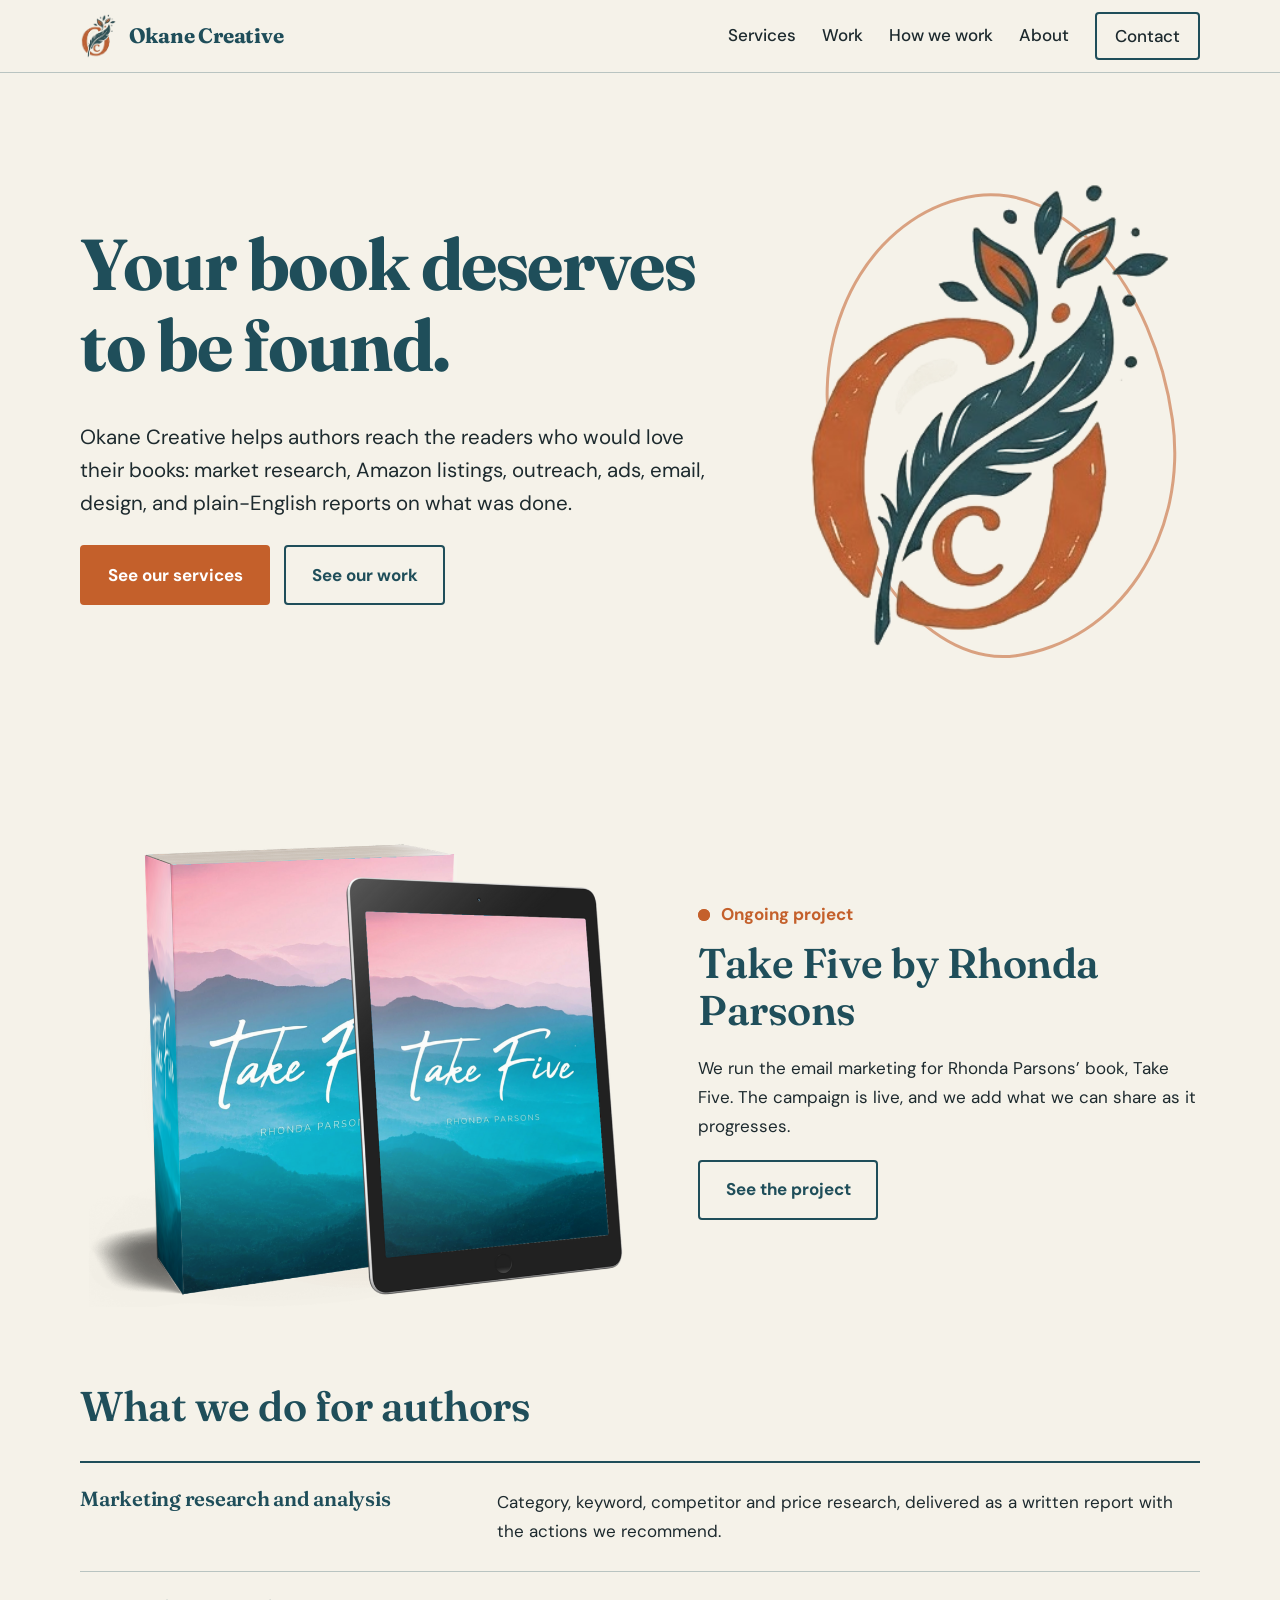
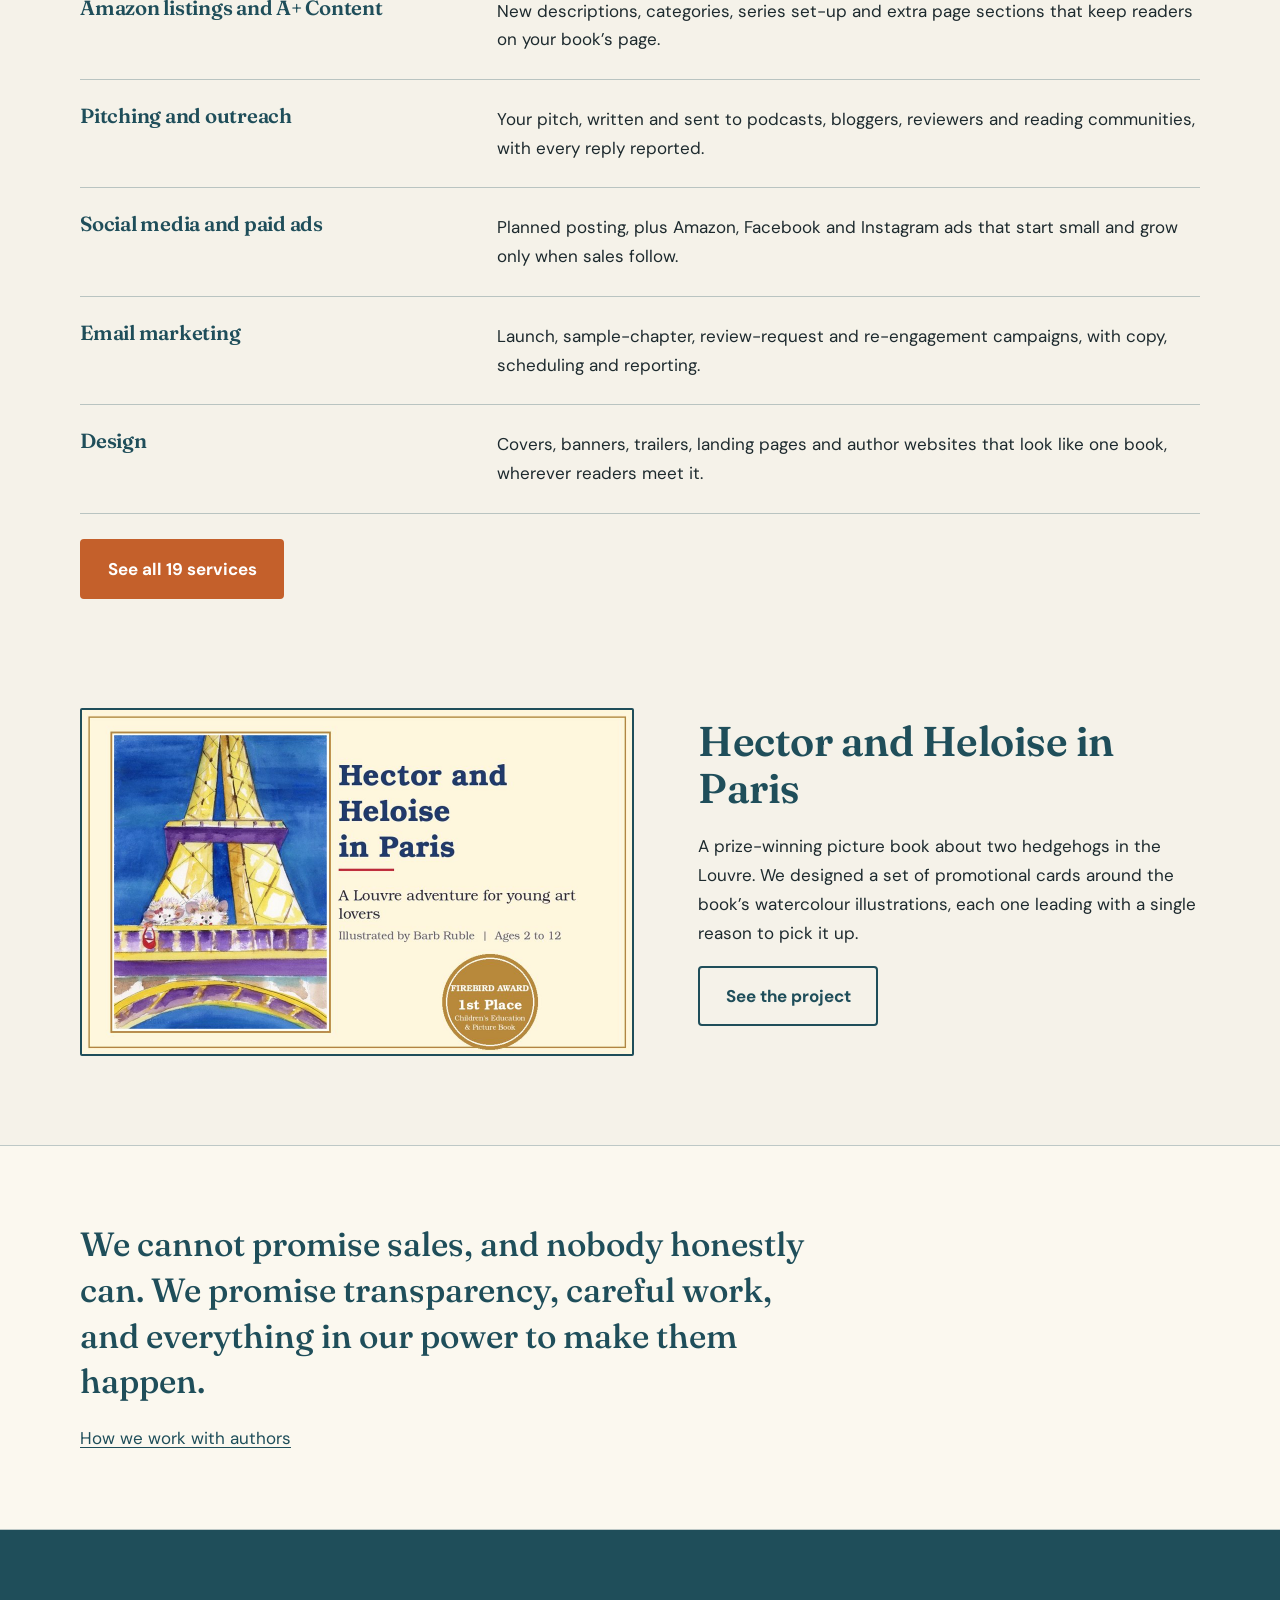
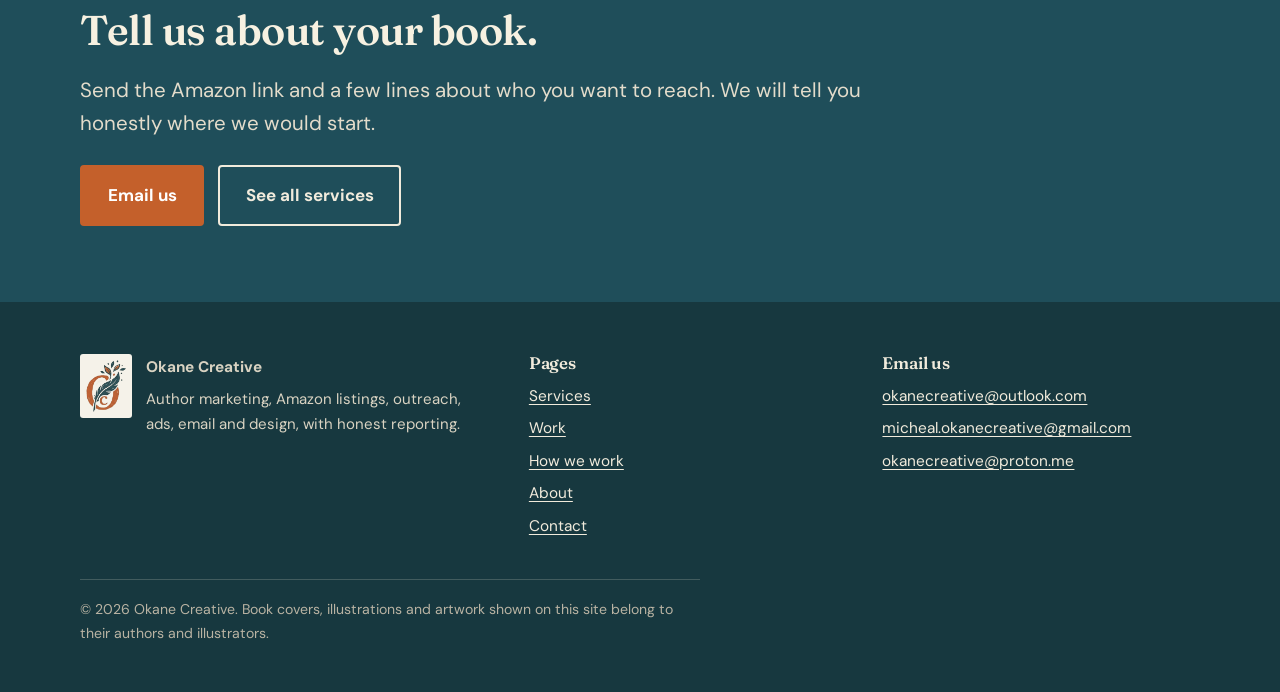
<file: index.html>
<!DOCTYPE html>
<html lang="en">
<head>
<meta charset="utf-8">
<meta name="viewport" content="width=device-width, initial-scale=1">
<title>Okane Creative | Author Marketing, Amazon Listings, Ads and Email</title>
<meta name="description" content="Okane Creative is an author marketing studio: market research, Amazon listings and A+ Content, outreach, social media, ads, email marketing, design and honest reporting.">
<meta name="author" content="Okane Creative">
<meta name="robots" content="index, follow">
<meta name="theme-color" content="#1f4e5a">
<link rel="canonical" href="https://ayanfemicheal12-beep.github.io/okanecreative/">
<link rel="icon" href="favicon.ico" sizes="any">
<link rel="icon" type="image/png" sizes="32x32" href="favicon-32.png">
<link rel="apple-touch-icon" href="apple-touch-icon.png">
<meta property="og:type" content="website">
<meta property="og:site_name" content="Okane Creative">
<meta property="og:title" content="Okane Creative | Author Marketing, Amazon Listings, Ads and Email">
<meta property="og:description" content="Okane Creative is an author marketing studio: market research, Amazon listings and A+ Content, outreach, social media, ads, email marketing, design and honest reporting.">
<meta property="og:url" content="https://ayanfemicheal12-beep.github.io/okanecreative/">
<meta property="og:image" content="https://ayanfemicheal12-beep.github.io/okanecreative/og-image.jpg">
<meta name="twitter:card" content="summary_large_image">
<meta name="twitter:image" content="https://ayanfemicheal12-beep.github.io/okanecreative/og-image.jpg">
<meta name="google-site-verification" content="Q_XLMUhmvzs6Y7iujXoXNJppHFVy_PV_ezf9ZF2RPsE">
<script type="application/ld+json">
{"@context":"https://schema.org","@type":"ProfessionalService","name":"Okane Creative","url":"https://ayanfemicheal12-beep.github.io/okanecreative/","logo":"https://ayanfemicheal12-beep.github.io/okanecreative/logo-full.jpg","image":"https://ayanfemicheal12-beep.github.io/okanecreative/og-image.jpg","description":"Author marketing studio: market research, Amazon listings and A+ Content, outreach, social media, ads, email marketing and design for authors.","email":"okanecreative@outlook.com","serviceType":["Author marketing","Marketing research and analysis","Amazon listing optimisation","Amazon A+ Content","Social media promotion","Amazon and Facebook ads","Email marketing","Book cover design","Author websites"]}
</script>
<link rel="preconnect" href="https://fonts.googleapis.com">
<link rel="preconnect" href="https://fonts.gstatic.com" crossorigin>
<link href="https://fonts.googleapis.com/css2?family=DM+Sans:ital,wght@0,400;0,500;0,700;1,400&family=Fraunces:opsz,wght@9..144,500;9..144,600;9..144,700&display=swap" rel="stylesheet">
<link rel="stylesheet" href="style.css">
</head>
<body>
<a class="skip" href="#main">Skip to content</a>
<header class="site"><div class="wrap bar">
<a class="brand" href="index.html"><img src="logo-mark.png" alt=""><span>Okane Creative</span></a>
<button class="nav-toggle" type="button" aria-expanded="false" aria-controls="site-nav">Menu</button>
<nav id="site-nav" class="site-nav" aria-label="Main">
<a href="services.html">Services</a>
<a href="work.html">Work</a>
<a href="process.html">How we work</a>
<a href="about.html">About</a>
<a class="btn" href="contact.html">Contact</a>
</nav></div></header>
<main id="main">
<section class="hero"><div class="wrap">
<div>
<h1>Your book deserves to be found.</h1>
<p class="lede">Okane Creative helps authors reach the readers who would love their books: market research, Amazon listings, outreach, ads, email, design, and plain-English reports on what was done.</p>
<div class="btns"><a class="btn primary" href="services.html">See our services</a><a class="btn" href="work.html">See our work</a></div>
</div>
<div class="hero-art"><img src="logo-mark.png" alt="Okane Creative logo: a quill feather passing through the letter O"></div>
</div></section>

<section class="ongoing"><div class="wrap feature">
<div class="ongoing-art"><img src="take-five.png" alt="Take Five by Rhonda Parsons, shown as a paperback and on a tablet" width="1100" height="753"></div>
<div>
<p class="status"><span class="dot"></span>Ongoing project</p>
<h2>Take Five by Rhonda Parsons</h2>
<p>We run the email marketing for Rhonda Parsons&rsquo; book, Take Five. The campaign is live, and we add what we can share as it progresses.</p>
<p><a class="btn" href="work.html#take-five">See the project</a></p>
</div>
</div></section>

<section class="section tight"><div class="wrap">
<div class="section-head"><h2>What we do for authors</h2></div>
<div class="rows"><div class="row"><h3><a href="services.html#mra">Marketing research and analysis</a></h3><div><p>Category, keyword, competitor and price research, delivered as a written report with the actions we recommend.</p></div></div><div class="row"><h3><a href="services.html#amazon-listing">Amazon listings and A+ Content</a></h3><div><p>New descriptions, categories, series set-up and extra page sections that keep readers on your book&rsquo;s page.</p></div></div><div class="row"><h3><a href="services.html#pitch">Pitching and outreach</a></h3><div><p>Your pitch, written and sent to podcasts, bloggers, reviewers and reading communities, with every reply reported.</p></div></div><div class="row"><h3><a href="services.html#social">Social media and paid ads</a></h3><div><p>Planned posting, plus Amazon, Facebook and Instagram ads that start small and grow only when sales follow.</p></div></div><div class="row"><h3><a href="services.html#email">Email marketing</a></h3><div><p>Launch, sample-chapter, review-request and re-engagement campaigns, with copy, scheduling and reporting.</p></div></div><div class="row"><h3><a href="services.html#cover">Design</a></h3><div><p>Covers, banners, trailers, landing pages and author websites that look like one book, wherever readers meet it.</p></div></div></div>
<p style="margin-top:1.6rem"><a class="btn primary" href="services.html">See all 19 services</a></p>
</div></section>

<section class="section tight"><div class="wrap feature">
<a href="work.html" aria-label="See the Hector and Heloise in Paris project"><img class="framed" src="hh-title.jpg" alt="Promotional card for the picture book Hector and Heloise in Paris, showing two hedgehogs on the Eiffel Tower and the Firebird Award badge" width="1100" height="688"></a>
<div>
<h2>Hector and Heloise in Paris</h2>
<p>A prize-winning picture book about two hedgehogs in the Louvre. We designed a set of promotional cards around the book&rsquo;s watercolour illustrations, each one leading with a single reason to pick it up.</p>
<p><a class="btn" href="work.html#hector-heloise">See the project</a></p>
</div>
</div></section>

<section class="statement"><div class="wrap">
<blockquote>We cannot promise sales, and nobody honestly can. We promise transparency, careful work, and everything in our power to make them happen.</blockquote>
<p class="muted"><a href="process.html">How we work with authors</a></p>
</div></section>
<section class="band"><div class="wrap">
<h2>Tell us about your book.</h2>
<p class="lede">Send the Amazon link and a few lines about who you want to reach. We will tell you honestly where we would start.</p>
<div class="btns"><a class="btn primary" href="mailto:okanecreative@outlook.com?subject=Author%20enquiry">Email us</a><a class="btn" href="services.html">See all services</a></div>
</div></section>
</main>
<footer class="foot"><div class="wrap">
<div class="foot-grid">
<div class="foot-brand"><img src="logo-mark.png" alt="Okane Creative logo"><div><strong>Okane Creative</strong><p class="small" style="margin:.4rem 0 0">Author marketing, Amazon listings, outreach, ads, email and design, with honest reporting.</p></div></div>
<div><h3>Pages</h3><ul><li><a href="services.html">Services</a></li><li><a href="work.html">Work</a></li><li><a href="process.html">How we work</a></li><li><a href="about.html">About</a></li><li><a href="contact.html">Contact</a></li></ul></div>
<div><h3>Email us</h3><ul><li><a href="mailto:okanecreative@outlook.com">okanecreative@outlook.com</a></li><li><a href="mailto:micheal.okanecreative@gmail.com">micheal.okanecreative@gmail.com</a></li><li><a href="mailto:okanecreative@proton.me">okanecreative@proton.me</a></li></ul></div>
</div>
<p class="legal">&copy; 2026 Okane Creative. Book covers, illustrations and artwork shown on this site belong to their authors and illustrators.</p>
</div></footer>
<script src="main.js"></script>
</body>
</html>
</file>
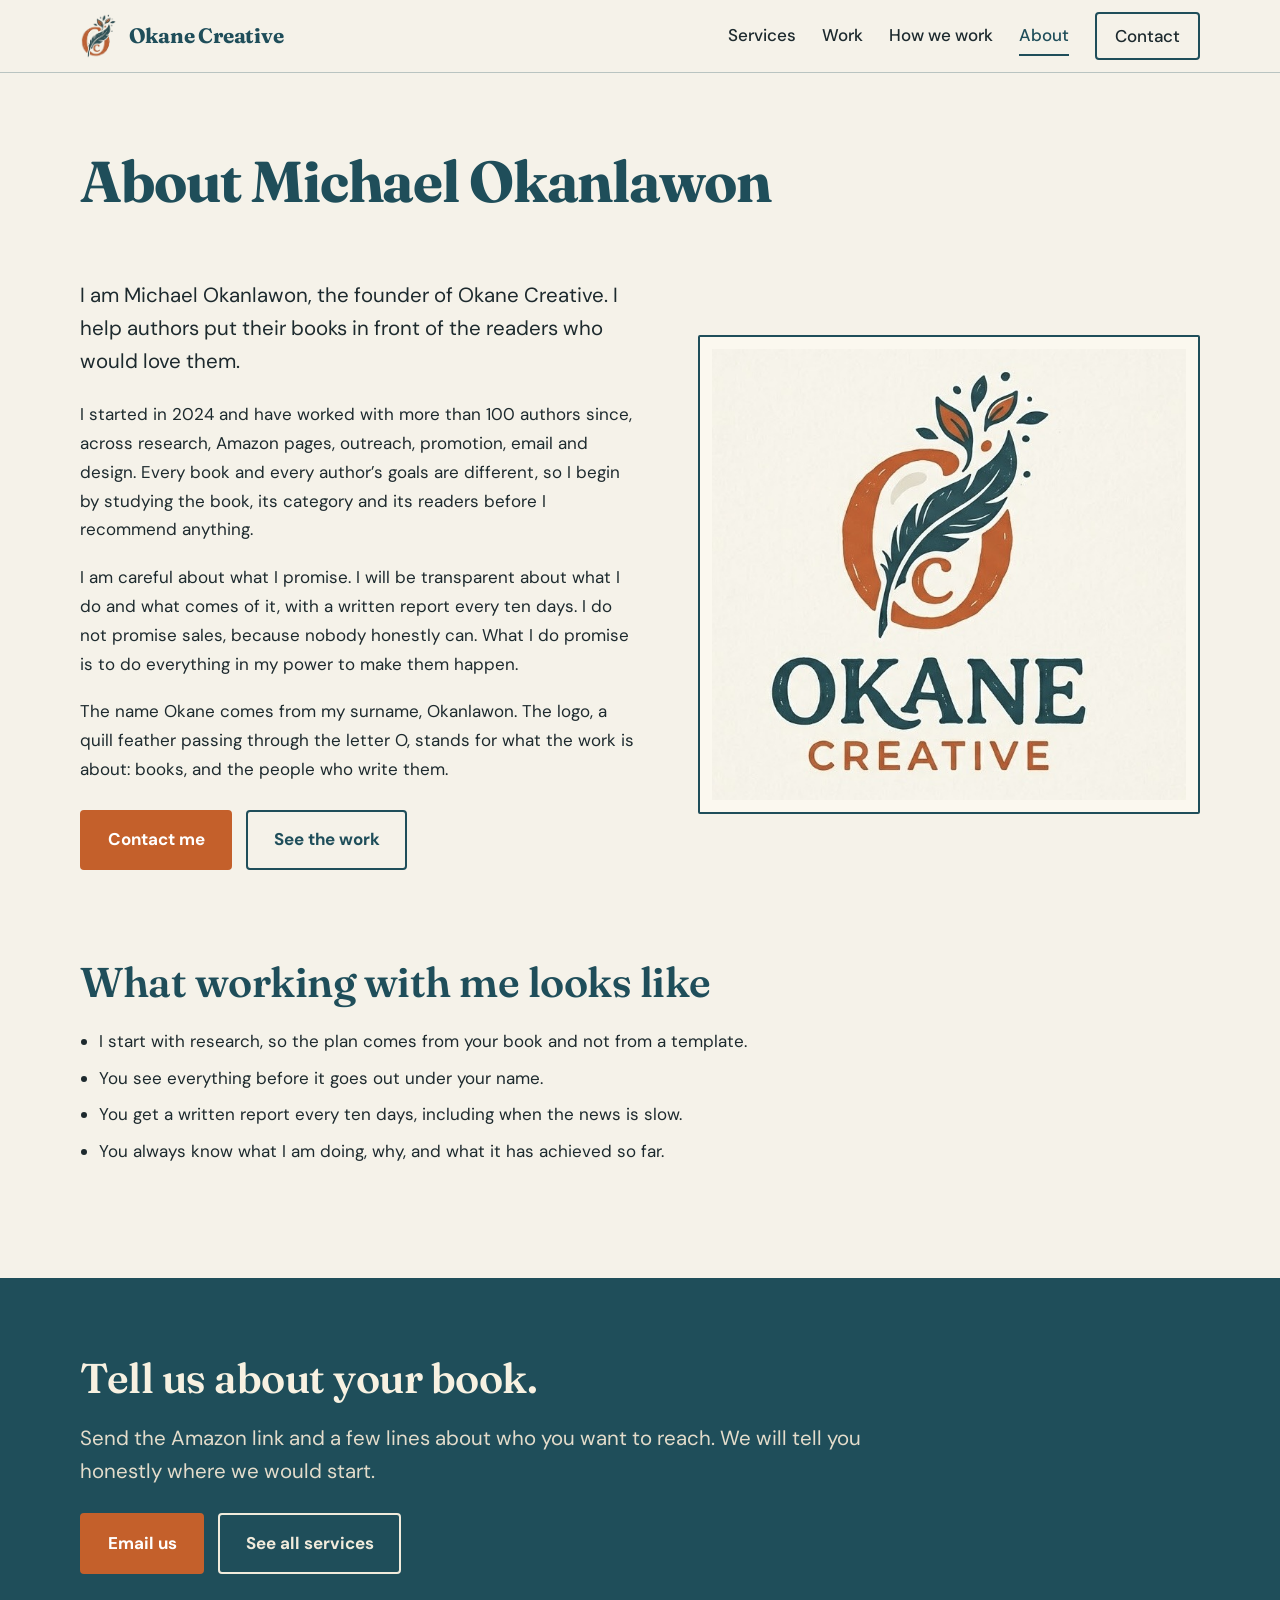
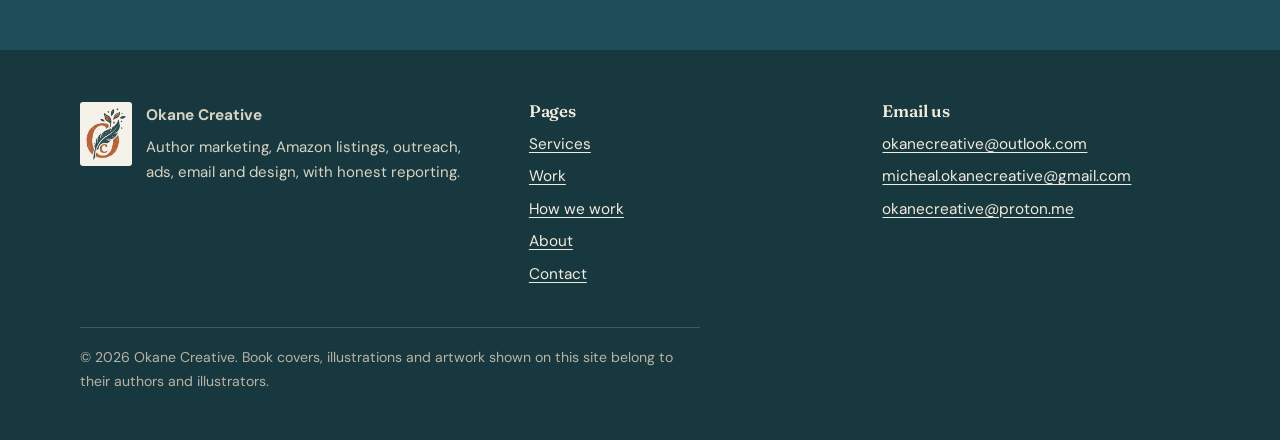
<file: about.html>
<!DOCTYPE html>
<html lang="en">
<head>
<meta charset="utf-8">
<meta name="viewport" content="width=device-width, initial-scale=1">
<title>About Michael Okanlawon | Okane Creative</title>
<meta name="description" content="Michael Okanlawon founded Okane Creative in 2024 and has worked with more than 100 authors on research, Amazon listings, outreach, promotion, email and design.">
<meta name="author" content="Okane Creative">
<meta name="robots" content="index, follow">
<meta name="theme-color" content="#1f4e5a">
<link rel="canonical" href="https://ayanfemicheal12-beep.github.io/okanecreative/about.html">
<link rel="icon" href="favicon.ico" sizes="any">
<link rel="icon" type="image/png" sizes="32x32" href="favicon-32.png">
<link rel="apple-touch-icon" href="apple-touch-icon.png">
<meta property="og:type" content="website">
<meta property="og:site_name" content="Okane Creative">
<meta property="og:title" content="About Michael Okanlawon | Okane Creative">
<meta property="og:description" content="Michael Okanlawon founded Okane Creative in 2024 and has worked with more than 100 authors on research, Amazon listings, outreach, promotion, email and design.">
<meta property="og:url" content="https://ayanfemicheal12-beep.github.io/okanecreative/about.html">
<meta property="og:image" content="https://ayanfemicheal12-beep.github.io/okanecreative/og-image.jpg">
<meta name="twitter:card" content="summary_large_image">
<meta name="twitter:image" content="https://ayanfemicheal12-beep.github.io/okanecreative/og-image.jpg">

<link rel="preconnect" href="https://fonts.googleapis.com">
<link rel="preconnect" href="https://fonts.gstatic.com" crossorigin>
<link href="https://fonts.googleapis.com/css2?family=DM+Sans:ital,wght@0,400;0,500;0,700;1,400&family=Fraunces:opsz,wght@9..144,500;9..144,600;9..144,700&display=swap" rel="stylesheet">
<link rel="stylesheet" href="style.css">
</head>
<body>
<a class="skip" href="#main">Skip to content</a>
<header class="site"><div class="wrap bar">
<a class="brand" href="index.html"><img src="logo-mark.png" alt=""><span>Okane Creative</span></a>
<button class="nav-toggle" type="button" aria-expanded="false" aria-controls="site-nav">Menu</button>
<nav id="site-nav" class="site-nav" aria-label="Main">
<a href="services.html">Services</a>
<a href="work.html">Work</a>
<a href="process.html">How we work</a>
<a href="about.html" aria-current="page">About</a>
<a class="btn" href="contact.html">Contact</a>
</nav></div></header>
<main id="main">
<section class="page-head"><div class="wrap">
<h1>About Michael Okanlawon</h1>
</div></section>
<section class="section tight"><div class="wrap feature">
<div>
<p class="lede">I am Michael Okanlawon, the founder of Okane Creative. I help authors put their books in front of the readers who would love them.</p>
<p>I started in 2024 and have worked with more than 100 authors since, across research, Amazon pages, outreach, promotion, email and design. Every book and every author&rsquo;s goals are different, so I begin by studying the book, its category and its readers before I recommend anything.</p>
<p>I am careful about what I promise. I will be transparent about what I do and what comes of it, with a written report every ten days. I do not promise sales, because nobody honestly can. What I do promise is to do everything in my power to make them happen.</p>
<p>The name Okane comes from my surname, Okanlawon. The logo, a quill feather passing through the letter O, stands for what the work is about: books, and the people who write them.</p>
<div class="btns"><a class="btn primary" href="contact.html">Contact me</a><a class="btn" href="work.html">See the work</a></div>
</div>
<div><img class="framed" src="logo-full.jpg" alt="Okane Creative logo" width="760" height="723" style="padding:12px"></div>
</div></section>

<section class="section tight"><div class="wrap">
<h2>What working with me looks like</h2>
<ul class="plain">
<li>I start with research, so the plan comes from your book and not from a template.</li>
<li>You see everything before it goes out under your name.</li>
<li>You get a written report every ten days, including when the news is slow.</li>
<li>You always know what I am doing, why, and what it has achieved so far.</li>
</ul>
</div></section>
<section class="band"><div class="wrap">
<h2>Tell us about your book.</h2>
<p class="lede">Send the Amazon link and a few lines about who you want to reach. We will tell you honestly where we would start.</p>
<div class="btns"><a class="btn primary" href="mailto:okanecreative@outlook.com?subject=Author%20enquiry">Email us</a><a class="btn" href="services.html">See all services</a></div>
</div></section>
</main>
<footer class="foot"><div class="wrap">
<div class="foot-grid">
<div class="foot-brand"><img src="logo-mark.png" alt="Okane Creative logo"><div><strong>Okane Creative</strong><p class="small" style="margin:.4rem 0 0">Author marketing, Amazon listings, outreach, ads, email and design, with honest reporting.</p></div></div>
<div><h3>Pages</h3><ul><li><a href="services.html">Services</a></li><li><a href="work.html">Work</a></li><li><a href="process.html">How we work</a></li><li><a href="about.html">About</a></li><li><a href="contact.html">Contact</a></li></ul></div>
<div><h3>Email us</h3><ul><li><a href="mailto:okanecreative@outlook.com">okanecreative@outlook.com</a></li><li><a href="mailto:micheal.okanecreative@gmail.com">micheal.okanecreative@gmail.com</a></li><li><a href="mailto:okanecreative@proton.me">okanecreative@proton.me</a></li></ul></div>
</div>
<p class="legal">&copy; 2026 Okane Creative. Book covers, illustrations and artwork shown on this site belong to their authors and illustrators.</p>
</div></footer>
<script src="main.js"></script>
</body>
</html>
</file>
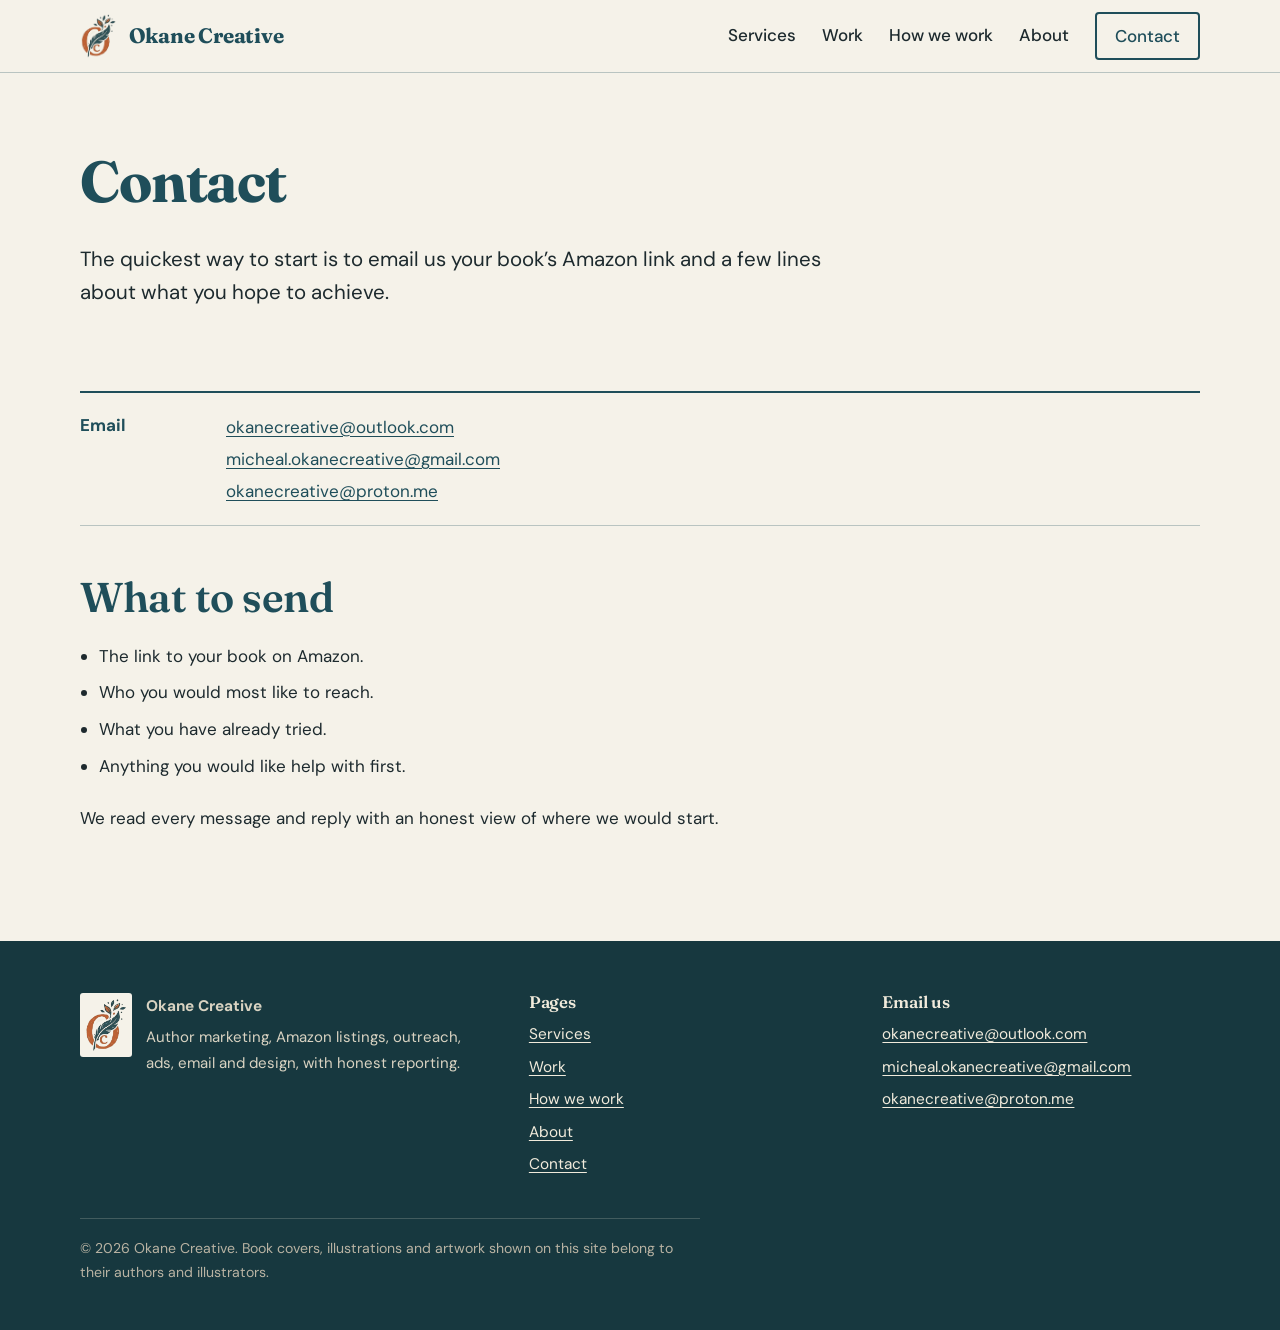
<file: contact.html>
<!DOCTYPE html>
<html lang="en">
<head>
<meta charset="utf-8">
<meta name="viewport" content="width=device-width, initial-scale=1">
<title>Contact | Okane Creative</title>
<meta name="description" content="Email Okane Creative with your book's Amazon link and we will tell you honestly where we would start.">
<meta name="author" content="Okane Creative">
<meta name="robots" content="index, follow">
<meta name="theme-color" content="#1f4e5a">
<link rel="canonical" href="https://ayanfemicheal12-beep.github.io/okanecreative/contact.html">
<link rel="icon" href="favicon.ico" sizes="any">
<link rel="icon" type="image/png" sizes="32x32" href="favicon-32.png">
<link rel="apple-touch-icon" href="apple-touch-icon.png">
<meta property="og:type" content="website">
<meta property="og:site_name" content="Okane Creative">
<meta property="og:title" content="Contact | Okane Creative">
<meta property="og:description" content="Email Okane Creative with your book's Amazon link and we will tell you honestly where we would start.">
<meta property="og:url" content="https://ayanfemicheal12-beep.github.io/okanecreative/contact.html">
<meta property="og:image" content="https://ayanfemicheal12-beep.github.io/okanecreative/og-image.jpg">
<meta name="twitter:card" content="summary_large_image">
<meta name="twitter:image" content="https://ayanfemicheal12-beep.github.io/okanecreative/og-image.jpg">

<link rel="preconnect" href="https://fonts.googleapis.com">
<link rel="preconnect" href="https://fonts.gstatic.com" crossorigin>
<link href="https://fonts.googleapis.com/css2?family=DM+Sans:ital,wght@0,400;0,500;0,700;1,400&family=Fraunces:opsz,wght@9..144,500;9..144,600;9..144,700&display=swap" rel="stylesheet">
<link rel="stylesheet" href="style.css">
</head>
<body>
<a class="skip" href="#main">Skip to content</a>
<header class="site"><div class="wrap bar">
<a class="brand" href="index.html"><img src="logo-mark.png" alt=""><span>Okane Creative</span></a>
<button class="nav-toggle" type="button" aria-expanded="false" aria-controls="site-nav">Menu</button>
<nav id="site-nav" class="site-nav" aria-label="Main">
<a href="services.html">Services</a>
<a href="work.html">Work</a>
<a href="process.html">How we work</a>
<a href="about.html">About</a>
<a class="btn" href="contact.html" aria-current="page">Contact</a>
</nav></div></header>
<main id="main">
<section class="page-head"><div class="wrap">
<h1>Contact</h1>
<p class="lede">The quickest way to start is to email us your book&rsquo;s Amazon link and a few lines about what you hope to achieve.</p>
</div></section>
<section class="section tight"><div class="wrap">
<dl class="contact-list">
<div><dt>Email</dt><dd><a href="mailto:okanecreative@outlook.com?subject=Author%20enquiry">okanecreative@outlook.com</a><br><a href="mailto:micheal.okanecreative@gmail.com?subject=Author%20enquiry">micheal.okanecreative@gmail.com</a><br><a href="mailto:okanecreative@proton.me?subject=Author%20enquiry">okanecreative@proton.me</a></dd></div>
</dl>
<h2>What to send</h2>
<ul class="plain">
<li>The link to your book on Amazon.</li>
<li>Who you would most like to reach.</li>
<li>What you have already tried.</li>
<li>Anything you would like help with first.</li>
</ul>
<p>We read every message and reply with an honest view of where we would start.</p>
</div></section>

</main>
<footer class="foot"><div class="wrap">
<div class="foot-grid">
<div class="foot-brand"><img src="logo-mark.png" alt="Okane Creative logo"><div><strong>Okane Creative</strong><p class="small" style="margin:.4rem 0 0">Author marketing, Amazon listings, outreach, ads, email and design, with honest reporting.</p></div></div>
<div><h3>Pages</h3><ul><li><a href="services.html">Services</a></li><li><a href="work.html">Work</a></li><li><a href="process.html">How we work</a></li><li><a href="about.html">About</a></li><li><a href="contact.html">Contact</a></li></ul></div>
<div><h3>Email us</h3><ul><li><a href="mailto:okanecreative@outlook.com">okanecreative@outlook.com</a></li><li><a href="mailto:micheal.okanecreative@gmail.com">micheal.okanecreative@gmail.com</a></li><li><a href="mailto:okanecreative@proton.me">okanecreative@proton.me</a></li></ul></div>
</div>
<p class="legal">&copy; 2026 Okane Creative. Book covers, illustrations and artwork shown on this site belong to their authors and illustrators.</p>
</div></footer>
<script src="main.js"></script>
</body>
</html>
</file>
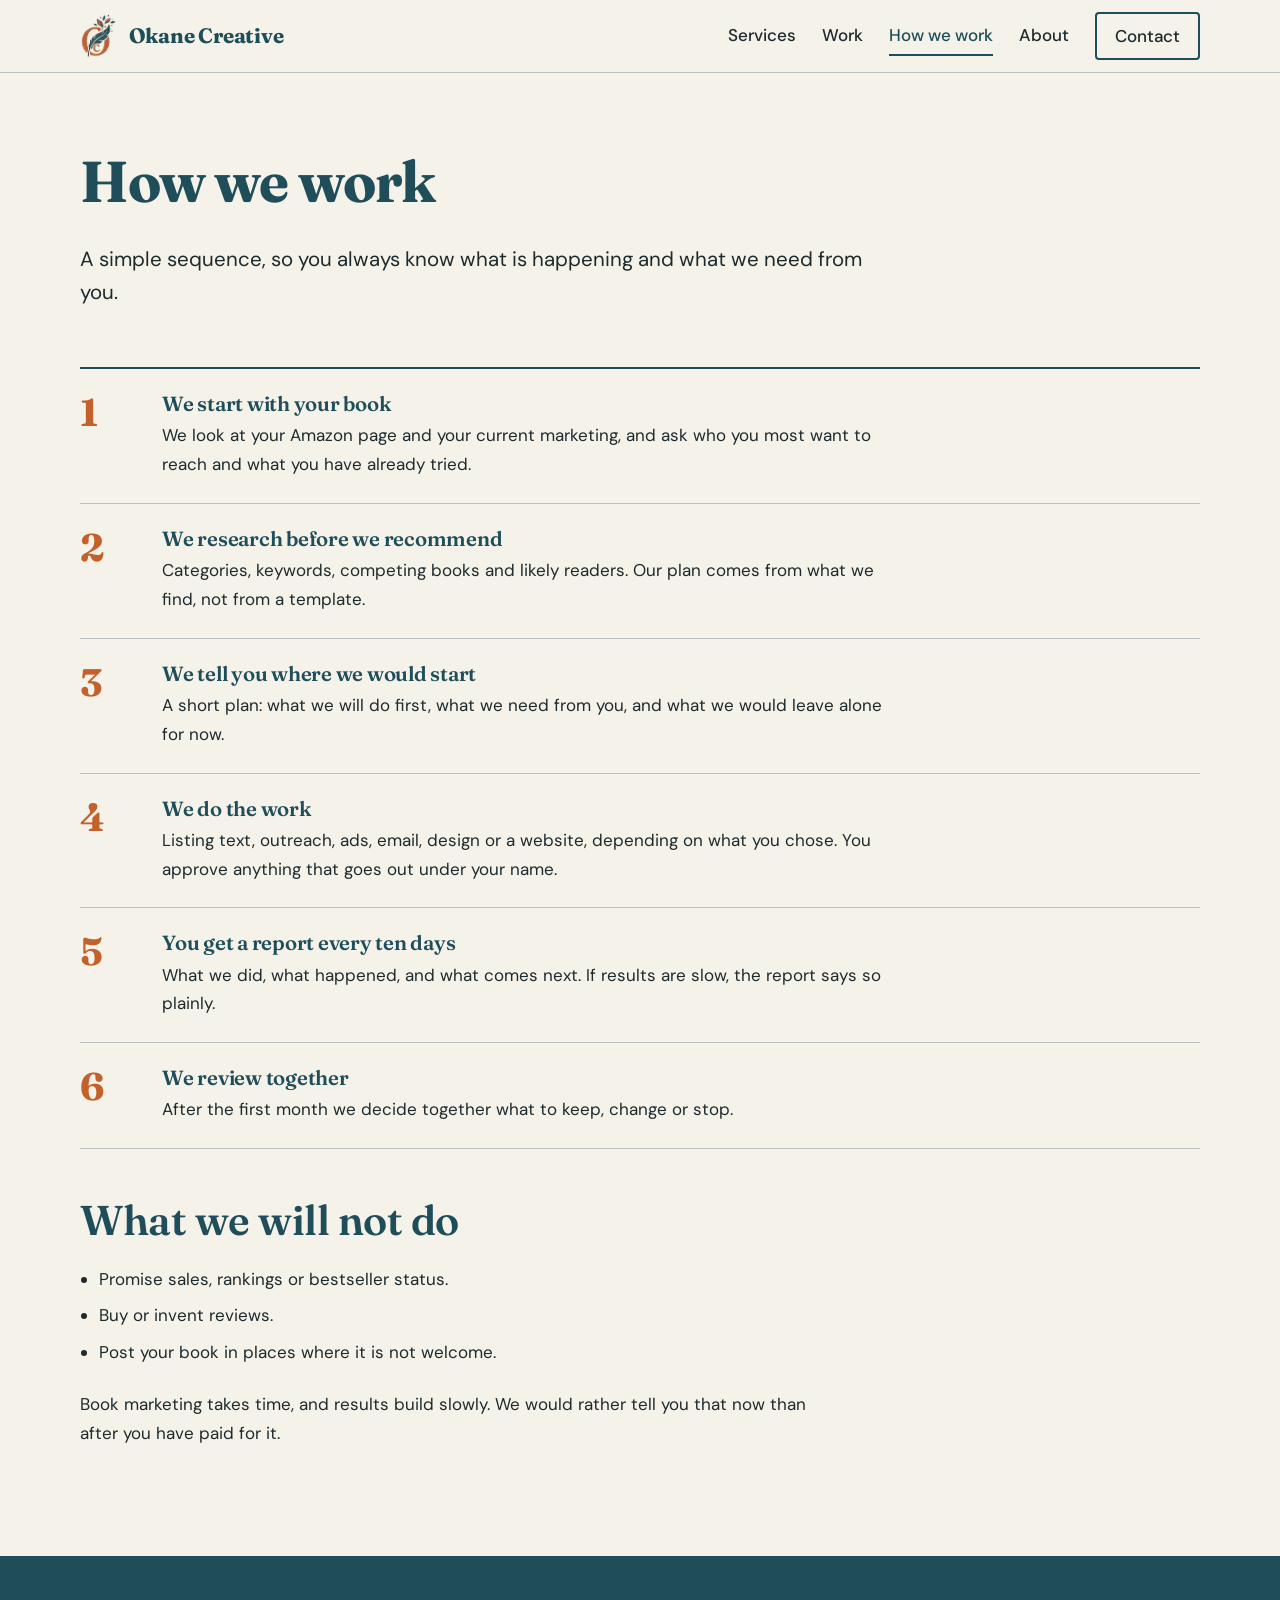
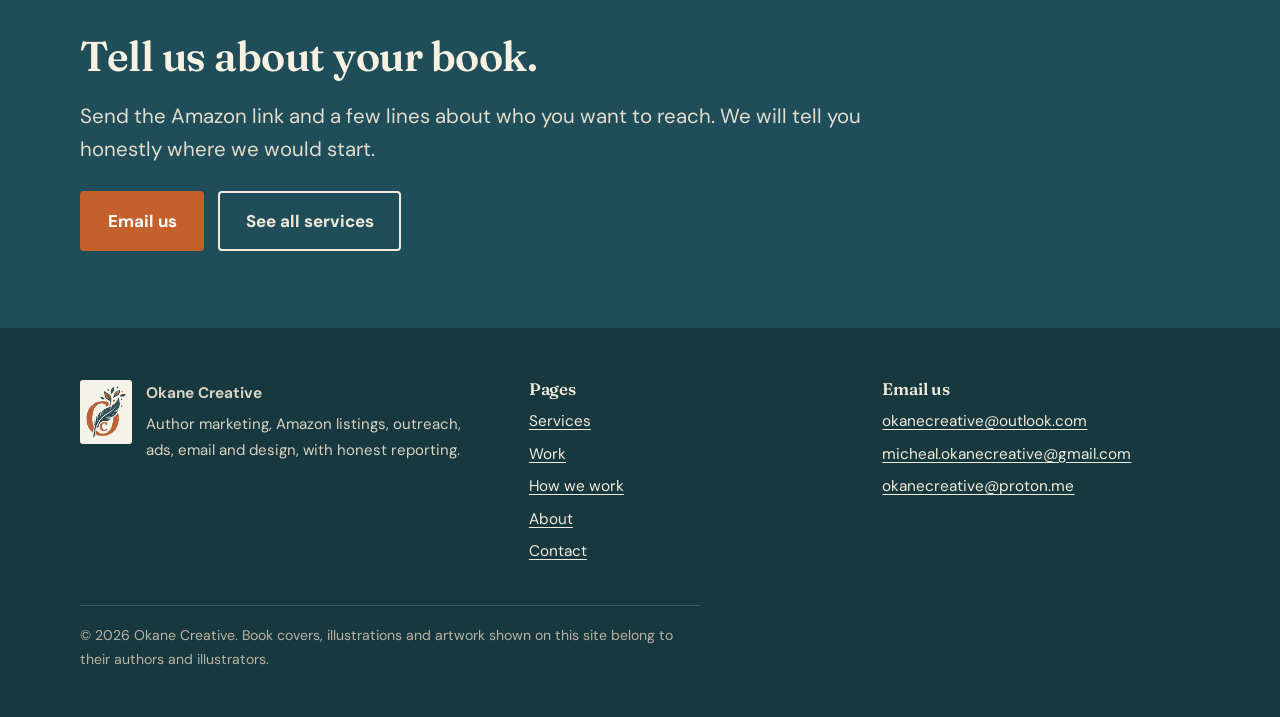
<file: process.html>
<!DOCTYPE html>
<html lang="en">
<head>
<meta charset="utf-8">
<meta name="viewport" content="width=device-width, initial-scale=1">
<title>How we work | Okane Creative</title>
<meta name="description" content="How Okane Creative works with authors: research first, a short plan, the work itself, and a written report every ten days, with no promises of sales or rankings.">
<meta name="author" content="Okane Creative">
<meta name="robots" content="index, follow">
<meta name="theme-color" content="#1f4e5a">
<link rel="canonical" href="https://ayanfemicheal12-beep.github.io/okanecreative/process.html">
<link rel="icon" href="favicon.ico" sizes="any">
<link rel="icon" type="image/png" sizes="32x32" href="favicon-32.png">
<link rel="apple-touch-icon" href="apple-touch-icon.png">
<meta property="og:type" content="website">
<meta property="og:site_name" content="Okane Creative">
<meta property="og:title" content="How we work | Okane Creative">
<meta property="og:description" content="How Okane Creative works with authors: research first, a short plan, the work itself, and a written report every ten days, with no promises of sales or rankings.">
<meta property="og:url" content="https://ayanfemicheal12-beep.github.io/okanecreative/process.html">
<meta property="og:image" content="https://ayanfemicheal12-beep.github.io/okanecreative/og-image.jpg">
<meta name="twitter:card" content="summary_large_image">
<meta name="twitter:image" content="https://ayanfemicheal12-beep.github.io/okanecreative/og-image.jpg">

<link rel="preconnect" href="https://fonts.googleapis.com">
<link rel="preconnect" href="https://fonts.gstatic.com" crossorigin>
<link href="https://fonts.googleapis.com/css2?family=DM+Sans:ital,wght@0,400;0,500;0,700;1,400&family=Fraunces:opsz,wght@9..144,500;9..144,600;9..144,700&display=swap" rel="stylesheet">
<link rel="stylesheet" href="style.css">
</head>
<body>
<a class="skip" href="#main">Skip to content</a>
<header class="site"><div class="wrap bar">
<a class="brand" href="index.html"><img src="logo-mark.png" alt=""><span>Okane Creative</span></a>
<button class="nav-toggle" type="button" aria-expanded="false" aria-controls="site-nav">Menu</button>
<nav id="site-nav" class="site-nav" aria-label="Main">
<a href="services.html">Services</a>
<a href="work.html">Work</a>
<a href="process.html" aria-current="page">How we work</a>
<a href="about.html">About</a>
<a class="btn" href="contact.html">Contact</a>
</nav></div></header>
<main id="main">
<section class="page-head"><div class="wrap">
<h1>How we work</h1>
<p class="lede">A simple sequence, so you always know what is happening and what we need from you.</p>
</div></section>
<section class="section tight"><div class="wrap">
<ol class="steps">
<li><div><h3>We start with your book</h3><p>We look at your Amazon page and your current marketing, and ask who you most want to reach and what you have already tried.</p></div></li>
<li><div><h3>We research before we recommend</h3><p>Categories, keywords, competing books and likely readers. Our plan comes from what we find, not from a template.</p></div></li>
<li><div><h3>We tell you where we would start</h3><p>A short plan: what we will do first, what we need from you, and what we would leave alone for now.</p></div></li>
<li><div><h3>We do the work</h3><p>Listing text, outreach, ads, email, design or a website, depending on what you chose. You approve anything that goes out under your name.</p></div></li>
<li><div><h3>You get a report every ten days</h3><p>What we did, what happened, and what comes next. If results are slow, the report says so plainly.</p></div></li>
<li><div><h3>We review together</h3><p>After the first month we decide together what to keep, change or stop.</p></div></li>
</ol>

<h2 style="margin-top:3rem">What we will not do</h2>
<ul class="plain">
<li>Promise sales, rankings or bestseller status.</li>
<li>Buy or invent reviews.</li>
<li>Post your book in places where it is not welcome.</li>
</ul>
<p>Book marketing takes time, and results build slowly. We would rather tell you that now than after you have paid for it.</p>
</div></section>
<section class="band"><div class="wrap">
<h2>Tell us about your book.</h2>
<p class="lede">Send the Amazon link and a few lines about who you want to reach. We will tell you honestly where we would start.</p>
<div class="btns"><a class="btn primary" href="mailto:okanecreative@outlook.com?subject=Author%20enquiry">Email us</a><a class="btn" href="services.html">See all services</a></div>
</div></section>
</main>
<footer class="foot"><div class="wrap">
<div class="foot-grid">
<div class="foot-brand"><img src="logo-mark.png" alt="Okane Creative logo"><div><strong>Okane Creative</strong><p class="small" style="margin:.4rem 0 0">Author marketing, Amazon listings, outreach, ads, email and design, with honest reporting.</p></div></div>
<div><h3>Pages</h3><ul><li><a href="services.html">Services</a></li><li><a href="work.html">Work</a></li><li><a href="process.html">How we work</a></li><li><a href="about.html">About</a></li><li><a href="contact.html">Contact</a></li></ul></div>
<div><h3>Email us</h3><ul><li><a href="mailto:okanecreative@outlook.com">okanecreative@outlook.com</a></li><li><a href="mailto:micheal.okanecreative@gmail.com">micheal.okanecreative@gmail.com</a></li><li><a href="mailto:okanecreative@proton.me">okanecreative@proton.me</a></li></ul></div>
</div>
<p class="legal">&copy; 2026 Okane Creative. Book covers, illustrations and artwork shown on this site belong to their authors and illustrators.</p>
</div></footer>
<script src="main.js"></script>
</body>
</html>
</file>
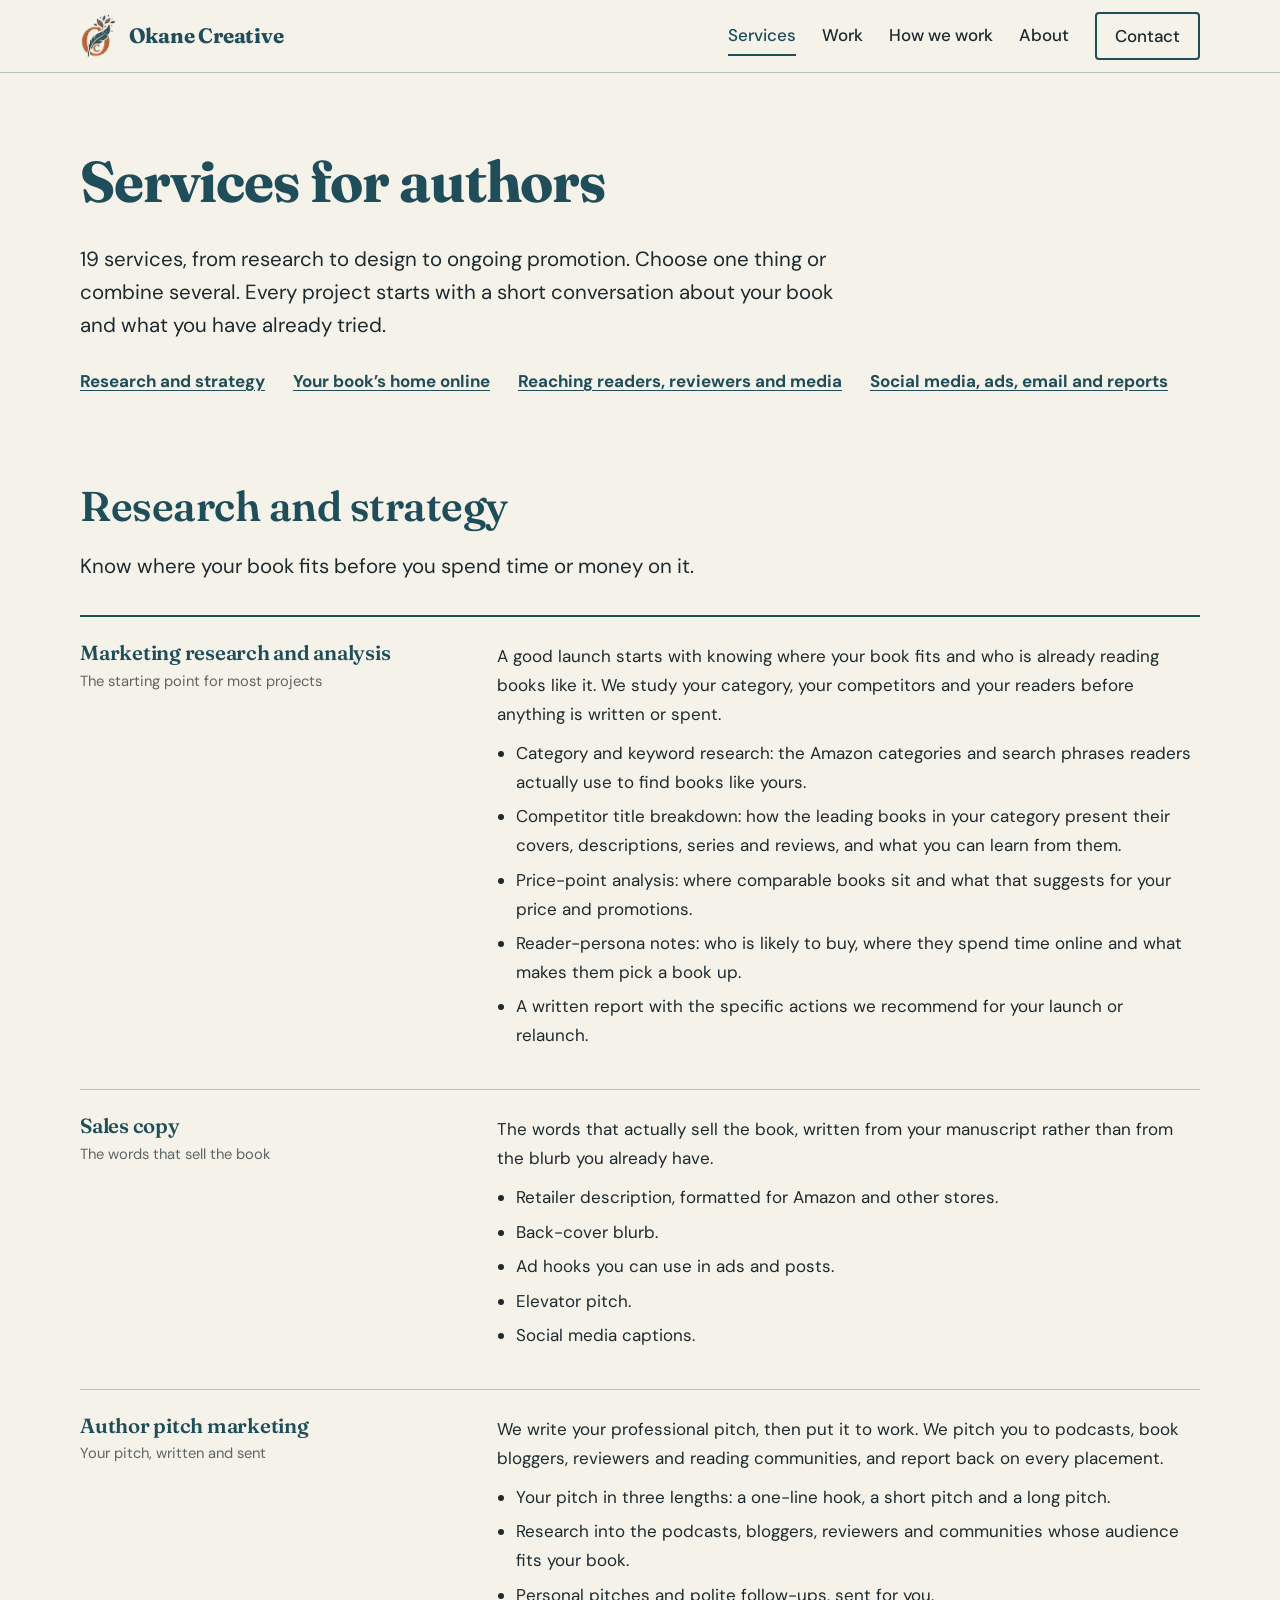
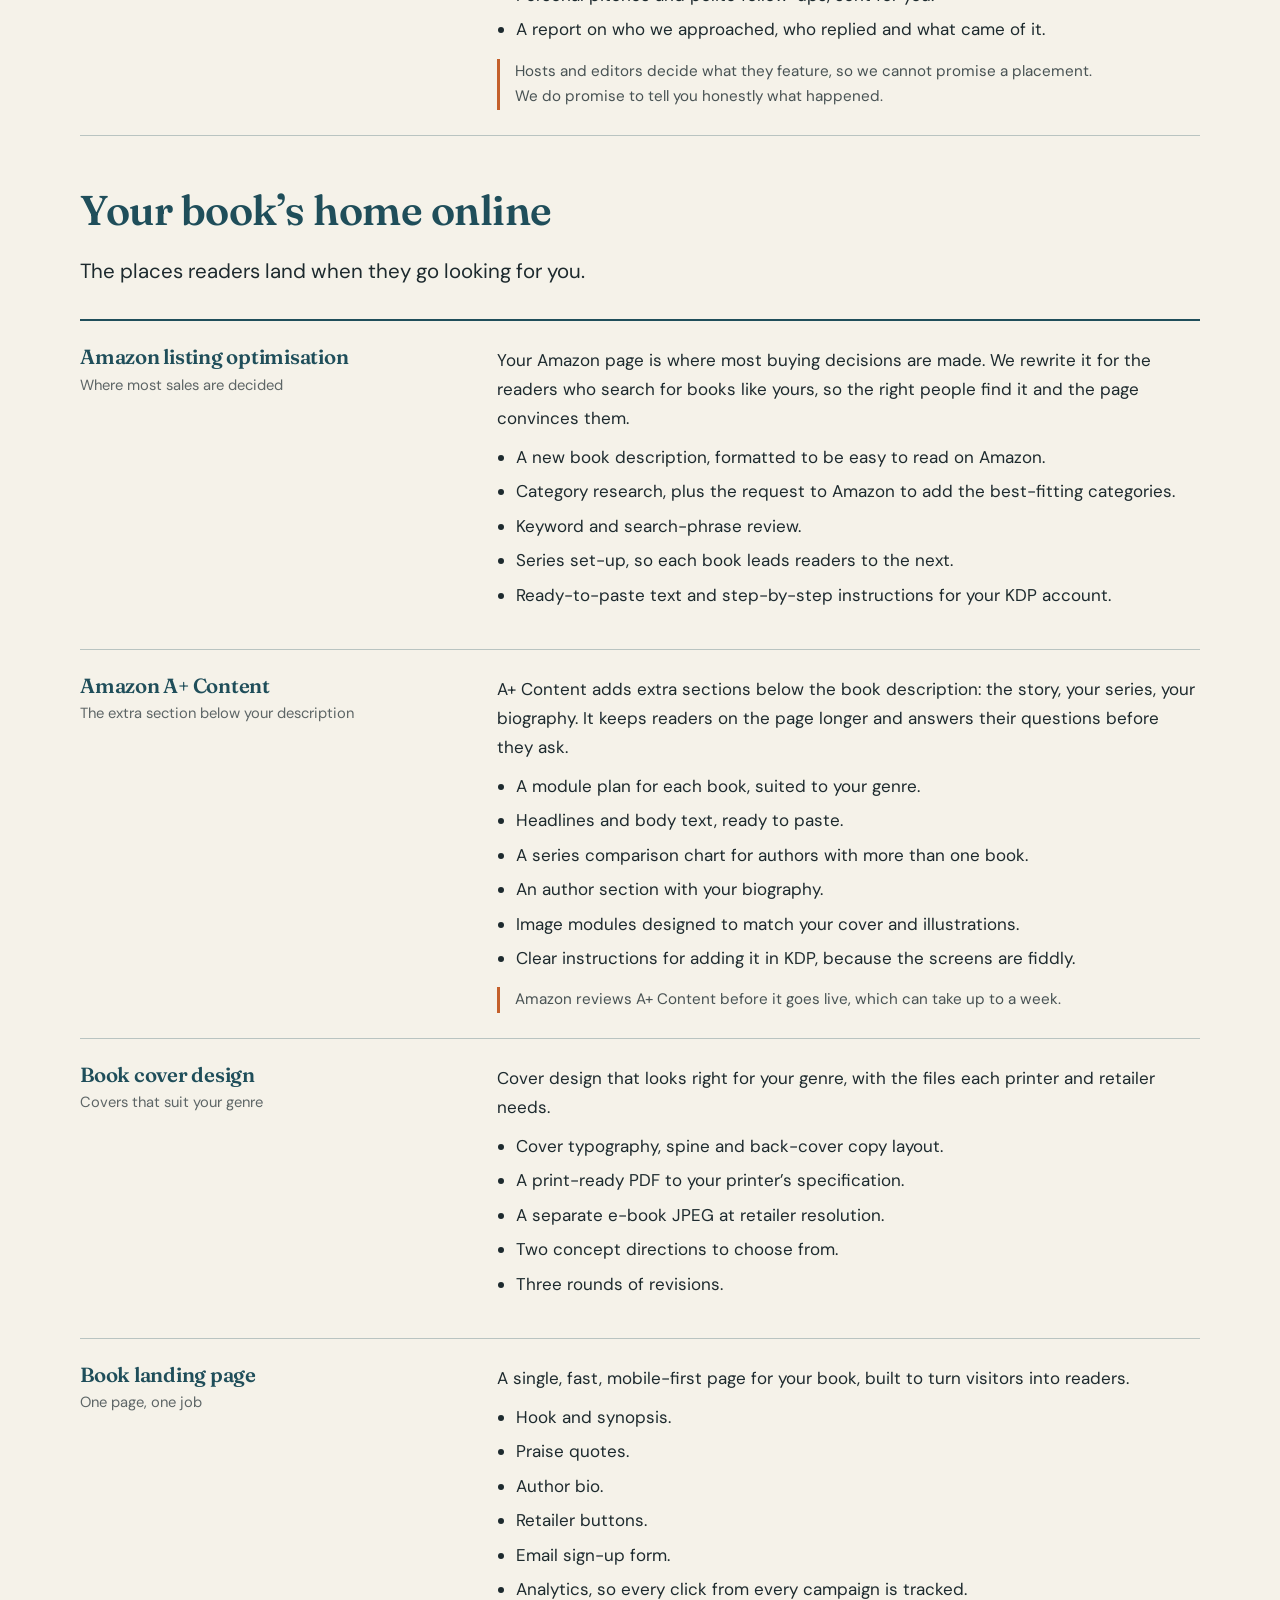
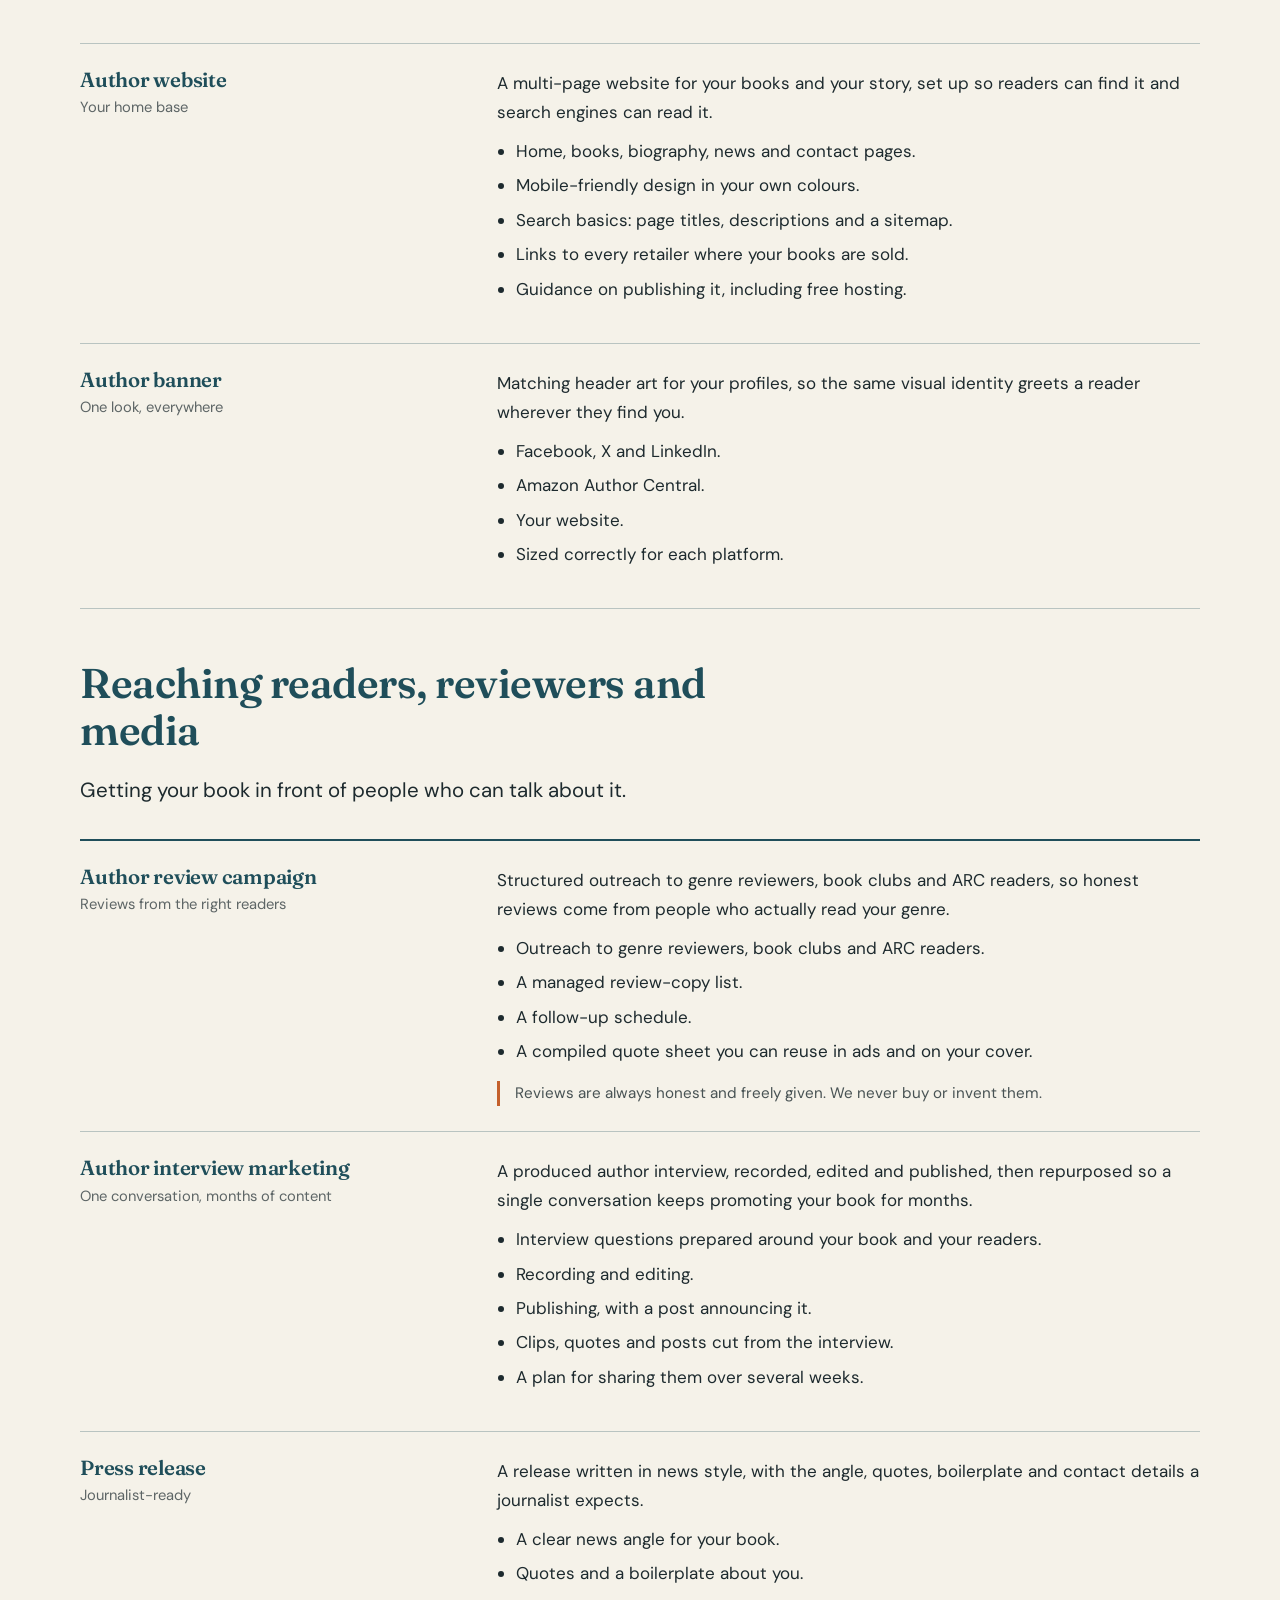
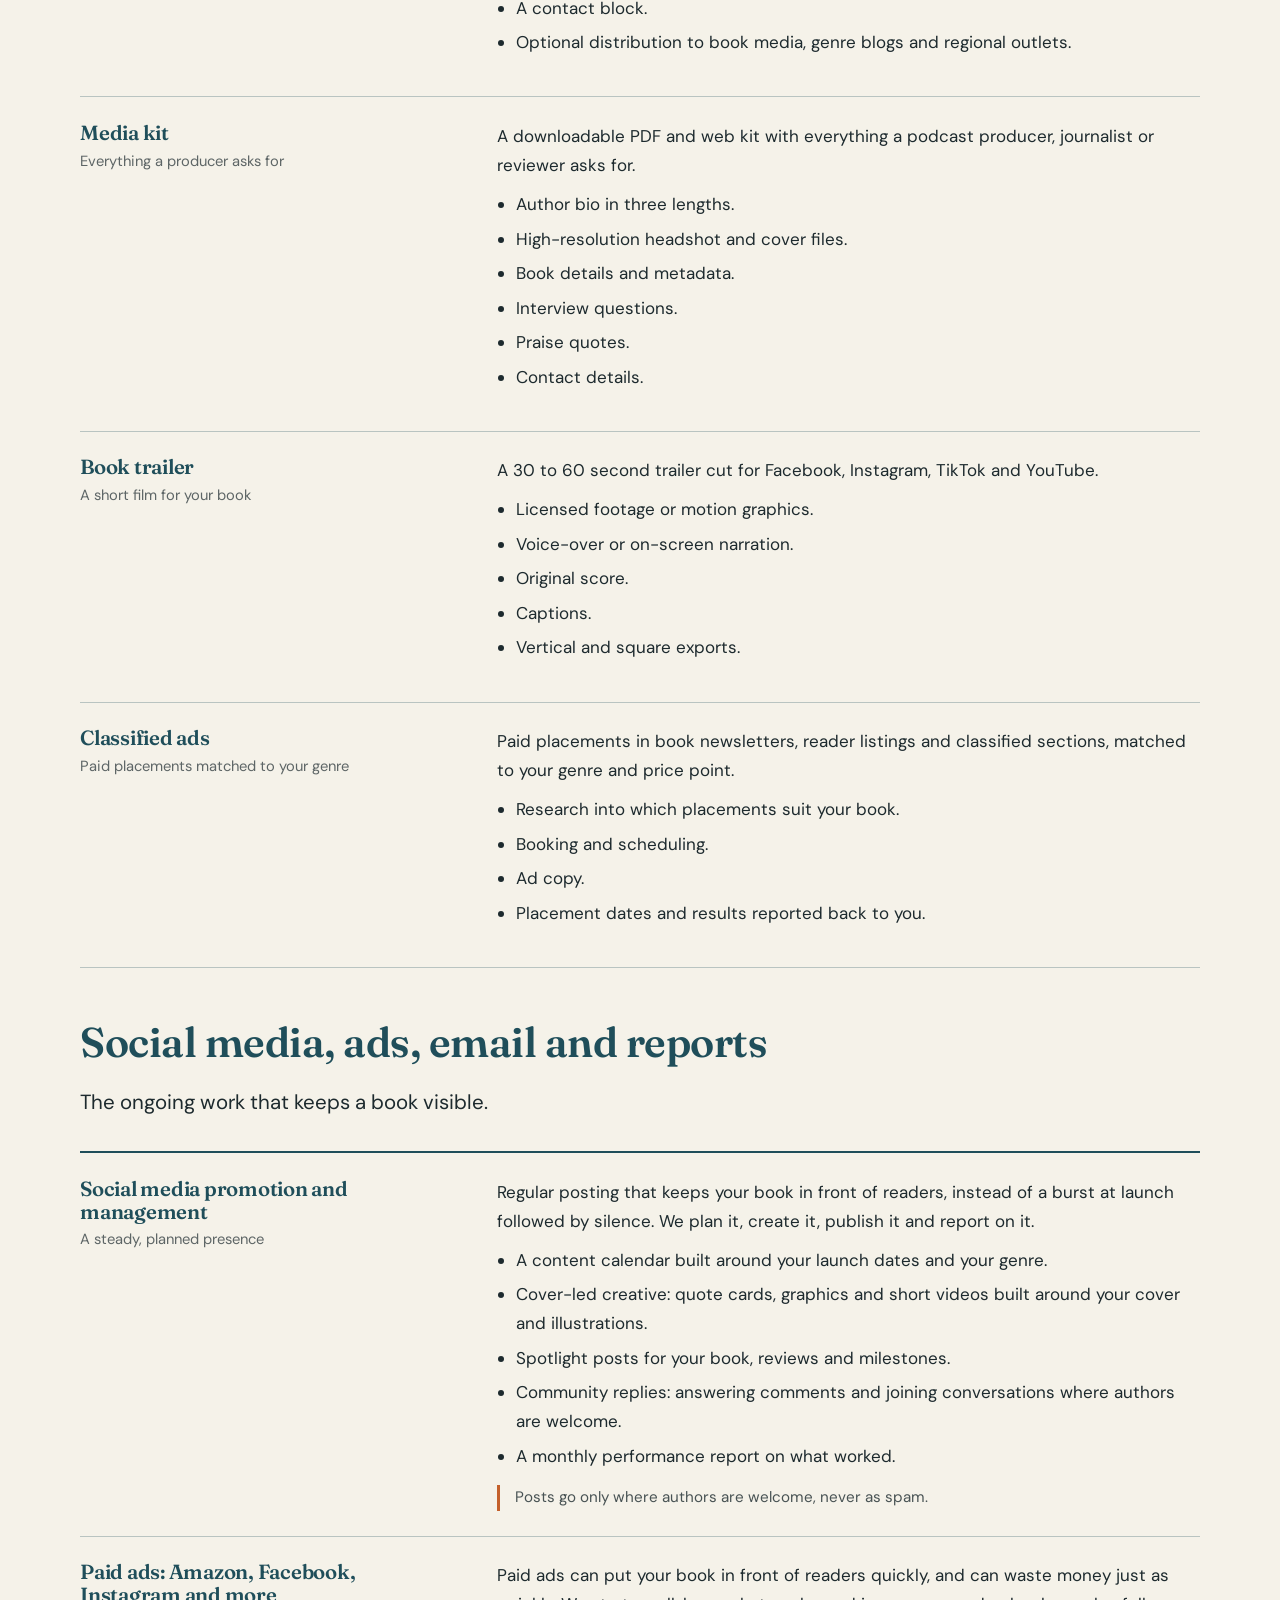
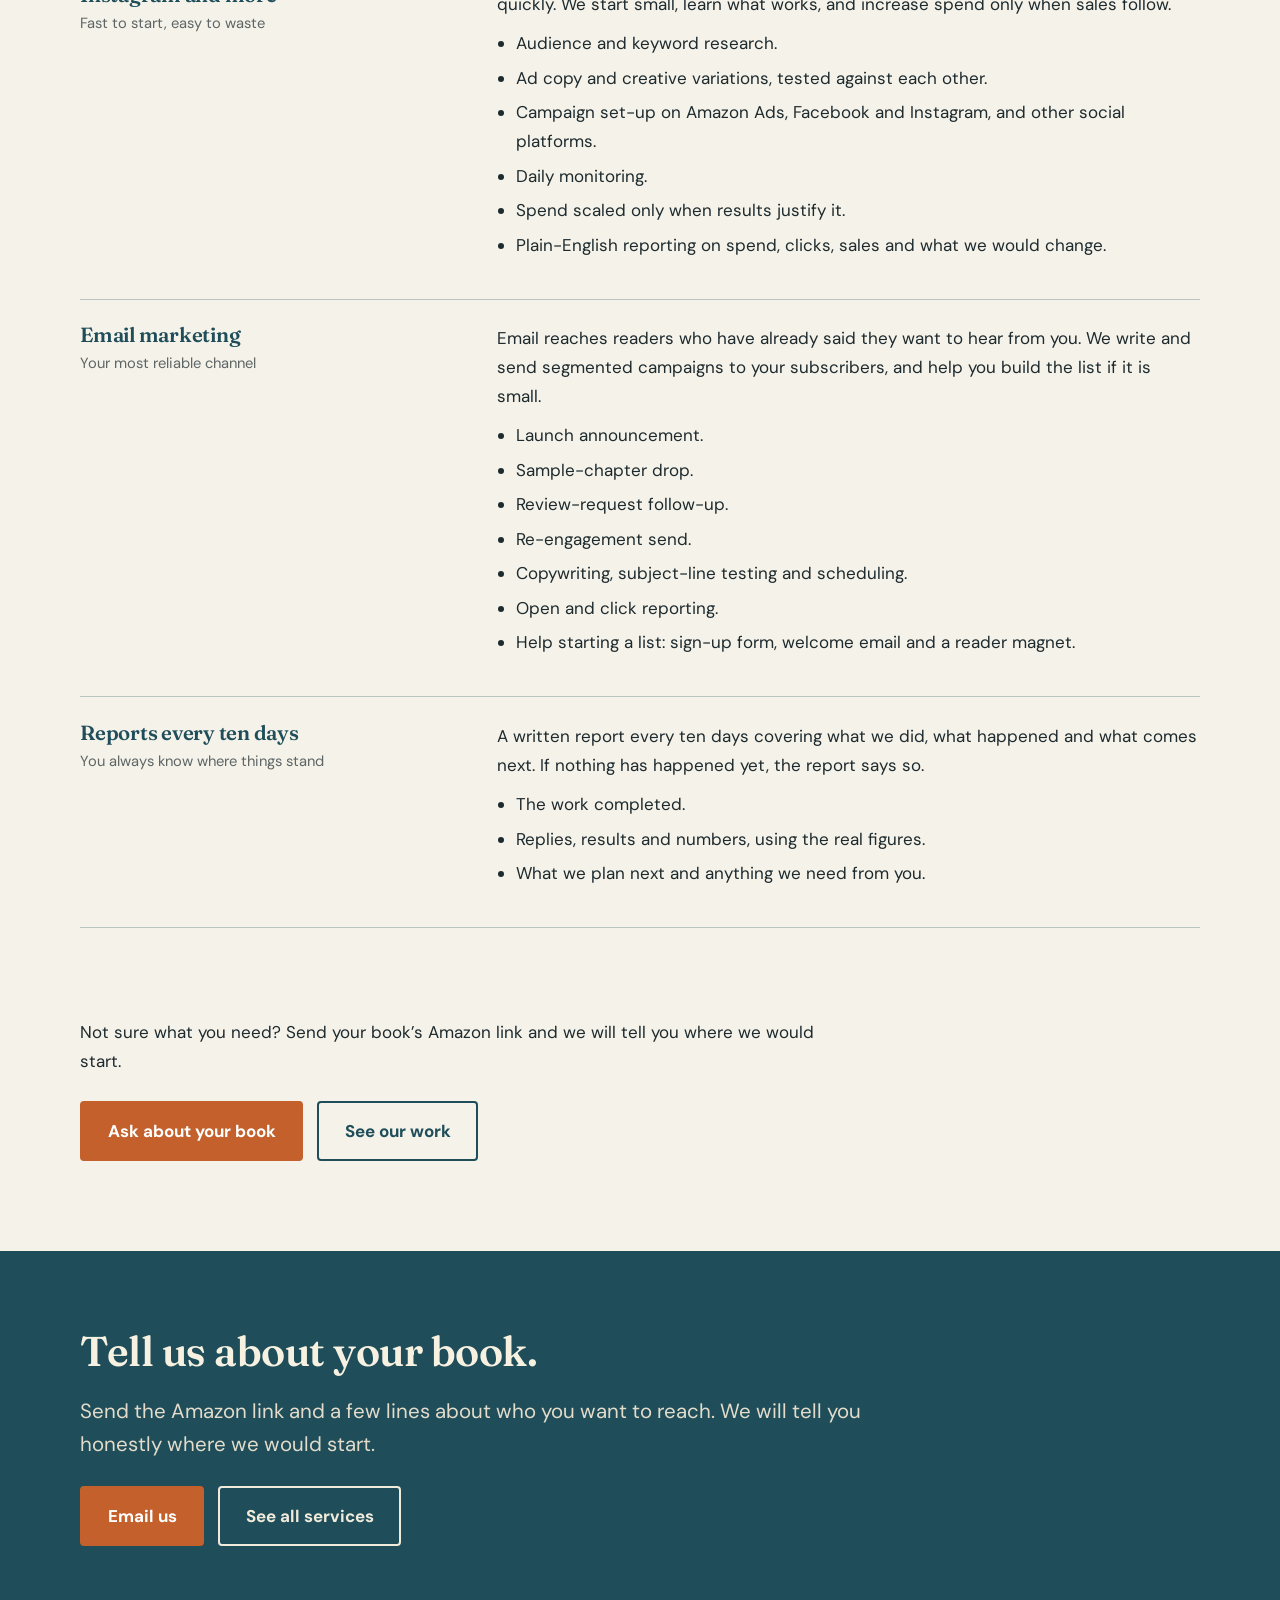
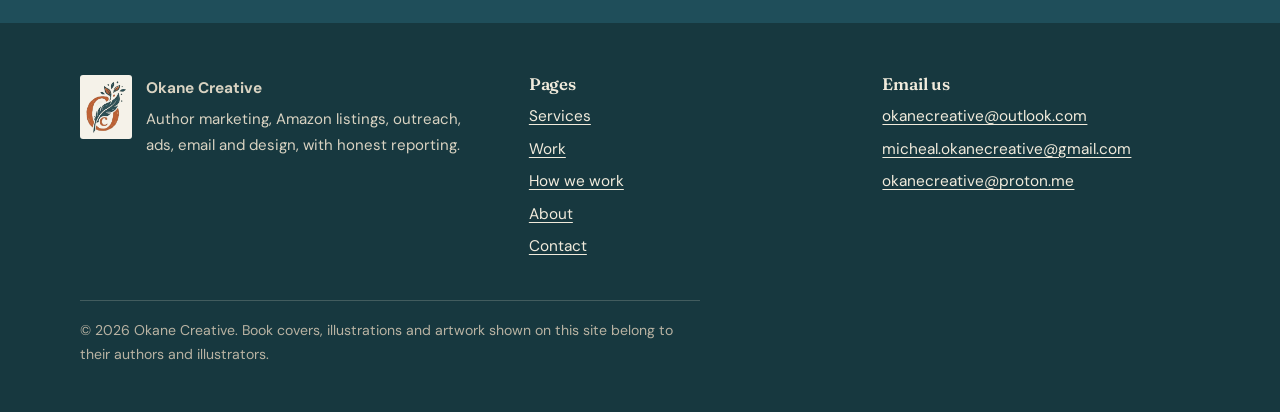
<file: services.html>
<!DOCTYPE html>
<html lang="en">
<head>
<meta charset="utf-8">
<meta name="viewport" content="width=device-width, initial-scale=1">
<title>Services | Okane Creative</title>
<meta name="description" content="19 author marketing services: market research, Amazon listings and A+ Content, pitching, social media, Amazon and Facebook ads, email marketing, covers, trailers and more.">
<meta name="author" content="Okane Creative">
<meta name="robots" content="index, follow">
<meta name="theme-color" content="#1f4e5a">
<link rel="canonical" href="https://ayanfemicheal12-beep.github.io/okanecreative/services.html">
<link rel="icon" href="favicon.ico" sizes="any">
<link rel="icon" type="image/png" sizes="32x32" href="favicon-32.png">
<link rel="apple-touch-icon" href="apple-touch-icon.png">
<meta property="og:type" content="website">
<meta property="og:site_name" content="Okane Creative">
<meta property="og:title" content="Services | Okane Creative">
<meta property="og:description" content="19 author marketing services: market research, Amazon listings and A+ Content, pitching, social media, Amazon and Facebook ads, email marketing, covers, trailers and more.">
<meta property="og:url" content="https://ayanfemicheal12-beep.github.io/okanecreative/services.html">
<meta property="og:image" content="https://ayanfemicheal12-beep.github.io/okanecreative/og-image.jpg">
<meta name="twitter:card" content="summary_large_image">
<meta name="twitter:image" content="https://ayanfemicheal12-beep.github.io/okanecreative/og-image.jpg">

<link rel="preconnect" href="https://fonts.googleapis.com">
<link rel="preconnect" href="https://fonts.gstatic.com" crossorigin>
<link href="https://fonts.googleapis.com/css2?family=DM+Sans:ital,wght@0,400;0,500;0,700;1,400&family=Fraunces:opsz,wght@9..144,500;9..144,600;9..144,700&display=swap" rel="stylesheet">
<link rel="stylesheet" href="style.css">
</head>
<body>
<a class="skip" href="#main">Skip to content</a>
<header class="site"><div class="wrap bar">
<a class="brand" href="index.html"><img src="logo-mark.png" alt=""><span>Okane Creative</span></a>
<button class="nav-toggle" type="button" aria-expanded="false" aria-controls="site-nav">Menu</button>
<nav id="site-nav" class="site-nav" aria-label="Main">
<a href="services.html" aria-current="page">Services</a>
<a href="work.html">Work</a>
<a href="process.html">How we work</a>
<a href="about.html">About</a>
<a class="btn" href="contact.html">Contact</a>
</nav></div></header>
<main id="main">
<section class="page-head"><div class="wrap"><h1>Services for authors</h1><p class="lede">19 services, from research to design to ongoing promotion. Choose one thing or combine several. Every project starts with a short conversation about your book and what you have already tried.</p><ul class="jump"><li><a href="#research">Research and strategy</a></li><li><a href="#pages">Your book&rsquo;s home online</a></li><li><a href="#reach">Reaching readers, reviewers and media</a></li><li><a href="#promotion">Social media, ads, email and reports</a></li></ul></div></section><section class="group" id="research"><div class="wrap"><div class="section-head"><h2>Research and strategy</h2><p class="lede">Know where your book fits before you spend time or money on it.</p></div><div class="rows"><article class="row" id="mra"><div><h3>Marketing research and analysis</h3><span class="tag">The starting point for most projects</span></div><div><p>A good launch starts with knowing where your book fits and who is already reading books like it. We study your category, your competitors and your readers before anything is written or spent.</p><ul class="plain"><li>Category and keyword research: the Amazon categories and search phrases readers actually use to find books like yours.</li><li>Competitor title breakdown: how the leading books in your category present their covers, descriptions, series and reviews, and what you can learn from them.</li><li>Price-point analysis: where comparable books sit and what that suggests for your price and promotions.</li><li>Reader-persona notes: who is likely to buy, where they spend time online and what makes them pick a book up.</li><li>A written report with the specific actions we recommend for your launch or relaunch.</li></ul></div></article><article class="row" id="sales-copy"><div><h3>Sales copy</h3><span class="tag">The words that sell the book</span></div><div><p>The words that actually sell the book, written from your manuscript rather than from the blurb you already have.</p><ul class="plain"><li>Retailer description, formatted for Amazon and other stores.</li><li>Back-cover blurb.</li><li>Ad hooks you can use in ads and posts.</li><li>Elevator pitch.</li><li>Social media captions.</li></ul></div></article><article class="row" id="pitch"><div><h3>Author pitch marketing</h3><span class="tag">Your pitch, written and sent</span></div><div><p>We write your professional pitch, then put it to work. We pitch you to podcasts, book bloggers, reviewers and reading communities, and report back on every placement.</p><ul class="plain"><li>Your pitch in three lengths: a one-line hook, a short pitch and a long pitch.</li><li>Research into the podcasts, bloggers, reviewers and communities whose audience fits your book.</li><li>Personal pitches and polite follow-ups, sent for you.</li><li>A report on who we approached, who replied and what came of it.</li></ul><p class="note">Hosts and editors decide what they feature, so we cannot promise a placement. We do promise to tell you honestly what happened.</p></div></article></div></div></section><section class="group" id="pages"><div class="wrap"><div class="section-head"><h2>Your book&rsquo;s home online</h2><p class="lede">The places readers land when they go looking for you.</p></div><div class="rows"><article class="row" id="amazon-listing"><div><h3>Amazon listing optimisation</h3><span class="tag">Where most sales are decided</span></div><div><p>Your Amazon page is where most buying decisions are made. We rewrite it for the readers who search for books like yours, so the right people find it and the page convinces them.</p><ul class="plain"><li>A new book description, formatted to be easy to read on Amazon.</li><li>Category research, plus the request to Amazon to add the best-fitting categories.</li><li>Keyword and search-phrase review.</li><li>Series set-up, so each book leads readers to the next.</li><li>Ready-to-paste text and step-by-step instructions for your KDP account.</li></ul></div></article><article class="row" id="a-plus"><div><h3>Amazon A+ Content</h3><span class="tag">The extra section below your description</span></div><div><p>A+ Content adds extra sections below the book description: the story, your series, your biography. It keeps readers on the page longer and answers their questions before they ask.</p><ul class="plain"><li>A module plan for each book, suited to your genre.</li><li>Headlines and body text, ready to paste.</li><li>A series comparison chart for authors with more than one book.</li><li>An author section with your biography.</li><li>Image modules designed to match your cover and illustrations.</li><li>Clear instructions for adding it in KDP, because the screens are fiddly.</li></ul><p class="note">Amazon reviews A+ Content before it goes live, which can take up to a week.</p></div></article><article class="row" id="cover"><div><h3>Book cover design</h3><span class="tag">Covers that suit your genre</span></div><div><p>Cover design that looks right for your genre, with the files each printer and retailer needs.</p><ul class="plain"><li>Cover typography, spine and back-cover copy layout.</li><li>A print-ready PDF to your printer&rsquo;s specification.</li><li>A separate e-book JPEG at retailer resolution.</li><li>Two concept directions to choose from.</li><li>Three rounds of revisions.</li></ul></div></article><article class="row" id="landing"><div><h3>Book landing page</h3><span class="tag">One page, one job</span></div><div><p>A single, fast, mobile-first page for your book, built to turn visitors into readers.</p><ul class="plain"><li>Hook and synopsis.</li><li>Praise quotes.</li><li>Author bio.</li><li>Retailer buttons.</li><li>Email sign-up form.</li><li>Analytics, so every click from every campaign is tracked.</li></ul></div></article><article class="row" id="website"><div><h3>Author website</h3><span class="tag">Your home base</span></div><div><p>A multi-page website for your books and your story, set up so readers can find it and search engines can read it.</p><ul class="plain"><li>Home, books, biography, news and contact pages.</li><li>Mobile-friendly design in your own colours.</li><li>Search basics: page titles, descriptions and a sitemap.</li><li>Links to every retailer where your books are sold.</li><li>Guidance on publishing it, including free hosting.</li></ul></div></article><article class="row" id="banner"><div><h3>Author banner</h3><span class="tag">One look, everywhere</span></div><div><p>Matching header art for your profiles, so the same visual identity greets a reader wherever they find you.</p><ul class="plain"><li>Facebook, X and LinkedIn.</li><li>Amazon Author Central.</li><li>Your website.</li><li>Sized correctly for each platform.</li></ul></div></article></div></div></section><section class="group" id="reach"><div class="wrap"><div class="section-head"><h2>Reaching readers, reviewers and media</h2><p class="lede">Getting your book in front of people who can talk about it.</p></div><div class="rows"><article class="row" id="reviews"><div><h3>Author review campaign</h3><span class="tag">Reviews from the right readers</span></div><div><p>Structured outreach to genre reviewers, book clubs and ARC readers, so honest reviews come from people who actually read your genre.</p><ul class="plain"><li>Outreach to genre reviewers, book clubs and ARC readers.</li><li>A managed review-copy list.</li><li>A follow-up schedule.</li><li>A compiled quote sheet you can reuse in ads and on your cover.</li></ul><p class="note">Reviews are always honest and freely given. We never buy or invent them.</p></div></article><article class="row" id="interview"><div><h3>Author interview marketing</h3><span class="tag">One conversation, months of content</span></div><div><p>A produced author interview, recorded, edited and published, then repurposed so a single conversation keeps promoting your book for months.</p><ul class="plain"><li>Interview questions prepared around your book and your readers.</li><li>Recording and editing.</li><li>Publishing, with a post announcing it.</li><li>Clips, quotes and posts cut from the interview.</li><li>A plan for sharing them over several weeks.</li></ul></div></article><article class="row" id="press"><div><h3>Press release</h3><span class="tag">Journalist-ready</span></div><div><p>A release written in news style, with the angle, quotes, boilerplate and contact details a journalist expects.</p><ul class="plain"><li>A clear news angle for your book.</li><li>Quotes and a boilerplate about you.</li><li>A contact block.</li><li>Optional distribution to book media, genre blogs and regional outlets.</li></ul></div></article><article class="row" id="media-kit"><div><h3>Media kit</h3><span class="tag">Everything a producer asks for</span></div><div><p>A downloadable PDF and web kit with everything a podcast producer, journalist or reviewer asks for.</p><ul class="plain"><li>Author bio in three lengths.</li><li>High-resolution headshot and cover files.</li><li>Book details and metadata.</li><li>Interview questions.</li><li>Praise quotes.</li><li>Contact details.</li></ul></div></article><article class="row" id="trailer"><div><h3>Book trailer</h3><span class="tag">A short film for your book</span></div><div><p>A 30 to 60 second trailer cut for Facebook, Instagram, TikTok and YouTube.</p><ul class="plain"><li>Licensed footage or motion graphics.</li><li>Voice-over or on-screen narration.</li><li>Original score.</li><li>Captions.</li><li>Vertical and square exports.</li></ul></div></article><article class="row" id="classified"><div><h3>Classified ads</h3><span class="tag">Paid placements matched to your genre</span></div><div><p>Paid placements in book newsletters, reader listings and classified sections, matched to your genre and price point.</p><ul class="plain"><li>Research into which placements suit your book.</li><li>Booking and scheduling.</li><li>Ad copy.</li><li>Placement dates and results reported back to you.</li></ul></div></article></div></div></section><section class="group" id="promotion"><div class="wrap"><div class="section-head"><h2>Social media, ads, email and reports</h2><p class="lede">The ongoing work that keeps a book visible.</p></div><div class="rows"><article class="row" id="social"><div><h3>Social media promotion and management</h3><span class="tag">A steady, planned presence</span></div><div><p>Regular posting that keeps your book in front of readers, instead of a burst at launch followed by silence. We plan it, create it, publish it and report on it.</p><ul class="plain"><li>A content calendar built around your launch dates and your genre.</li><li>Cover-led creative: quote cards, graphics and short videos built around your cover and illustrations.</li><li>Spotlight posts for your book, reviews and milestones.</li><li>Community replies: answering comments and joining conversations where authors are welcome.</li><li>A monthly performance report on what worked.</li></ul><p class="note">Posts go only where authors are welcome, never as spam.</p></div></article><article class="row" id="ads"><div><h3>Paid ads: Amazon, Facebook, Instagram and more</h3><span class="tag">Fast to start, easy to waste</span></div><div><p>Paid ads can put your book in front of readers quickly, and can waste money just as quickly. We start small, learn what works, and increase spend only when sales follow.</p><ul class="plain"><li>Audience and keyword research.</li><li>Ad copy and creative variations, tested against each other.</li><li>Campaign set-up on Amazon Ads, Facebook and Instagram, and other social platforms.</li><li>Daily monitoring.</li><li>Spend scaled only when results justify it.</li><li>Plain-English reporting on spend, clicks, sales and what we would change.</li></ul></div></article><article class="row" id="email"><div><h3>Email marketing</h3><span class="tag">Your most reliable channel</span></div><div><p>Email reaches readers who have already said they want to hear from you. We write and send segmented campaigns to your subscribers, and help you build the list if it is small.</p><ul class="plain"><li>Launch announcement.</li><li>Sample-chapter drop.</li><li>Review-request follow-up.</li><li>Re-engagement send.</li><li>Copywriting, subject-line testing and scheduling.</li><li>Open and click reporting.</li><li>Help starting a list: sign-up form, welcome email and a reader magnet.</li></ul></div></article><article class="row" id="reports"><div><h3>Reports every ten days</h3><span class="tag">You always know where things stand</span></div><div><p>A written report every ten days covering what we did, what happened and what comes next. If nothing has happened yet, the report says so.</p><ul class="plain"><li>The work completed.</li><li>Replies, results and numbers, using the real figures.</li><li>What we plan next and anything we need from you.</li></ul></div></article></div></div></section><section class="section"><div class="wrap"><p>Not sure what you need? Send your book&rsquo;s Amazon link and we will tell you where we would start.</p><div class="btns"><a class="btn primary" href="contact.html">Ask about your book</a><a class="btn" href="work.html">See our work</a></div></div></section><section class="band"><div class="wrap">
<h2>Tell us about your book.</h2>
<p class="lede">Send the Amazon link and a few lines about who you want to reach. We will tell you honestly where we would start.</p>
<div class="btns"><a class="btn primary" href="mailto:okanecreative@outlook.com?subject=Author%20enquiry">Email us</a><a class="btn" href="services.html">See all services</a></div>
</div></section>
</main>
<footer class="foot"><div class="wrap">
<div class="foot-grid">
<div class="foot-brand"><img src="logo-mark.png" alt="Okane Creative logo"><div><strong>Okane Creative</strong><p class="small" style="margin:.4rem 0 0">Author marketing, Amazon listings, outreach, ads, email and design, with honest reporting.</p></div></div>
<div><h3>Pages</h3><ul><li><a href="services.html">Services</a></li><li><a href="work.html">Work</a></li><li><a href="process.html">How we work</a></li><li><a href="about.html">About</a></li><li><a href="contact.html">Contact</a></li></ul></div>
<div><h3>Email us</h3><ul><li><a href="mailto:okanecreative@outlook.com">okanecreative@outlook.com</a></li><li><a href="mailto:micheal.okanecreative@gmail.com">micheal.okanecreative@gmail.com</a></li><li><a href="mailto:okanecreative@proton.me">okanecreative@proton.me</a></li></ul></div>
</div>
<p class="legal">&copy; 2026 Okane Creative. Book covers, illustrations and artwork shown on this site belong to their authors and illustrators.</p>
</div></footer>
<script src="main.js"></script>
</body>
</html>
</file>
<file: style.css>
:root{
  --cream:#f5f2e9;
  --paper:#fbf8ef;
  --teal:#1f4e5a;
  --teal-deep:#17383f;
  --orange:#c4602b;
  --ink:#1d2a2e;
  --line:rgba(31,78,90,.28);
  --radius:4px;
}
*{box-sizing:border-box}
html{scroll-behavior:smooth}
body{margin:0;background:var(--cream);color:var(--ink);font:400 1.0625rem/1.7 'DM Sans',system-ui,-apple-system,'Segoe UI',sans-serif;-webkit-font-smoothing:antialiased}
img{max-width:100%;height:auto;display:block}
a{color:var(--teal);text-underline-offset:3px}
a:hover{color:var(--orange)}
:focus-visible{outline:3px solid var(--orange);outline-offset:3px}
.skip{position:absolute;left:-999px;top:8px;background:var(--teal);color:#fff;padding:.6rem 1rem;z-index:300}
.skip:focus{left:8px;color:#fff}
.wrap{width:min(1120px,100% - 48px);margin-inline:auto}

h1,h2,h3{font-family:'Fraunces',Georgia,'Times New Roman',serif;color:var(--teal);font-weight:600;line-height:1.12;margin:0 0 .5em;letter-spacing:-.012em}
h1{font-size:clamp(2.5rem,5.8vw,4.5rem);font-weight:700;letter-spacing:-.02em}
h2{font-size:clamp(1.75rem,3.3vw,2.6rem)}
h3{font-size:1.28rem}
p{margin:0 0 1.1em;max-width:62ch}
.lede{font-size:clamp(1.12rem,1.6vw,1.3rem);line-height:1.6;max-width:56ch}
.small{font-size:.94rem}
.muted{color:rgba(29,42,46,.72)}

/* header */
.site{position:sticky;top:0;z-index:100;background:rgba(245,242,233,.94);backdrop-filter:blur(8px);border-bottom:1px solid var(--line)}
.bar{display:flex;align-items:center;justify-content:space-between;gap:20px;min-height:72px}
.brand{display:flex;align-items:center;gap:12px;text-decoration:none;color:var(--teal)}
.brand img{height:46px;width:auto}
.brand span{font-family:'Fraunces',Georgia,serif;font-weight:700;font-size:1.3rem;letter-spacing:-.01em}
.site-nav{display:flex;align-items:center;gap:26px}
.site-nav a{text-decoration:none;color:var(--ink);font-weight:500;padding:.3rem 0;border-bottom:2px solid transparent}
.site-nav a:hover{color:var(--orange);border-bottom-color:var(--orange)}
.site-nav a[aria-current="page"]{border-bottom-color:var(--teal);color:var(--teal)}
.site-nav a.btn{border:2px solid var(--teal);padding:.45em 1.05em}
.site-nav a.btn:hover{border-color:var(--teal);color:#fff}
.nav-toggle{display:none;font:inherit;font-weight:700;background:none;border:2px solid var(--teal);color:var(--teal);padding:.4em .9em;border-radius:var(--radius);cursor:pointer}

/* buttons */
.btn{display:inline-block;padding:.8em 1.5em;border:2px solid var(--teal);border-radius:var(--radius);font-weight:700;text-decoration:none;color:var(--teal);background:transparent;transition:background .15s,color .15s,border-color .15s}
.btn:hover{background:var(--teal);color:#fff}
.btn.primary{background:var(--orange);border-color:var(--orange);color:#fff}
.btn.primary:hover{background:var(--teal);border-color:var(--teal)}
.btns{display:flex;flex-wrap:wrap;gap:14px;margin-top:1.6rem}

/* hero */
.hero{padding:clamp(40px,7vw,100px) 0 clamp(48px,7vw,96px)}
.hero .wrap{display:grid;grid-template-columns:minmax(0,1.2fr) minmax(0,.8fr);gap:clamp(28px,5vw,72px);align-items:center}
.hero h1{max-width:13ch}
.hero-art{position:relative;justify-self:center;width:min(100%,400px)}
.hero-art::before{content:"";position:absolute;inset:6% 4% 2% 10%;border:3px solid var(--orange);border-radius:52% 48% 55% 45%/46% 54% 46% 54%;transform:rotate(-8deg);opacity:.55}
.hero-art img{position:relative;width:100%;animation:settle 1.2s cubic-bezier(.2,.7,.2,1) both}
@keyframes settle{from{opacity:0;transform:translateY(16px) rotate(-3deg)}to{opacity:1;transform:none}}

/* sections */
.section{padding:clamp(48px,7vw,92px) 0}
.section.tight{padding-top:0}
.section-head{max-width:46rem;margin-bottom:2rem}
.rows{border-top:2px solid var(--teal)}
.row{display:grid;grid-template-columns:minmax(0,.85fr) minmax(0,1.6fr);gap:10px 44px;padding:1.55rem 0;border-bottom:1px solid var(--line)}
.row h3{margin:0}
.row p{margin:0 0 .6em}
.row p:last-child{margin-bottom:0}
.row .more{font-weight:700}

.feature{display:grid;grid-template-columns:minmax(0,1.05fr) minmax(0,.95fr);gap:clamp(28px,5vw,64px);align-items:center}
.framed{border:2px solid var(--teal);border-radius:2px;background:var(--paper)}

.statement{background:var(--paper);border-block:1px solid var(--line);padding:clamp(44px,6vw,76px) 0}
.statement blockquote{margin:0;font-family:'Fraunces',Georgia,serif;font-size:clamp(1.4rem,2.7vw,2.1rem);line-height:1.36;color:var(--teal);max-width:34ch;font-weight:500}
.statement p{margin:1.2rem 0 0}

.band{background:var(--teal);color:#f1ebdc;padding:clamp(48px,6vw,80px) 0}
.band h2{color:#f7f1e1;max-width:20ch}
.band p{color:#e3dccb}
.band .btn{border-color:#f1ebdc;color:#f1ebdc}
.band .btn:hover{background:#f1ebdc;color:var(--teal)}
.band .btn.primary{background:var(--orange);border-color:var(--orange);color:#fff}
.band .btn.primary:hover{background:#f1ebdc;border-color:#f1ebdc;color:var(--teal)}

/* page title */
.page-head{padding:clamp(40px,6vw,80px) 0 clamp(20px,3vw,36px)}
.page-head h1{font-size:clamp(2.2rem,4.8vw,3.6rem);max-width:18ch}

/* steps */
.steps{list-style:none;counter-reset:s;margin:0;padding:0;border-top:2px solid var(--teal)}
.steps li{counter-increment:s;display:grid;grid-template-columns:64px minmax(0,1fr);gap:18px;padding:1.5rem 0;border-bottom:1px solid var(--line)}
.steps li::before{content:counter(s);font-family:'Fraunces',Georgia,serif;font-weight:700;font-size:2.4rem;line-height:1;color:var(--orange)}
.steps h3{margin-bottom:.25em}
.steps p{margin:0}
.plain{margin:0 0 1.4rem;padding-left:1.2rem}
.plain li{margin-bottom:.5rem;max-width:60ch}

/* work */
.gallery{display:grid;grid-template-columns:repeat(auto-fill,minmax(290px,1fr));gap:30px 26px;margin:2rem 0}
.gallery figure{margin:0}
.gallery figcaption{margin-top:.7rem;font-size:.95rem;line-height:1.5;color:rgba(29,42,46,.82)}
.zoom{display:block;width:100%;padding:0;border:0;background:none;cursor:zoom-in}
.zoom img{border:2px solid var(--teal);border-radius:2px;background:var(--paper)}
.zoom:hover img{border-color:var(--orange)}
.credit{border-left:4px solid var(--orange);padding:.2rem 0 .2rem 1rem;margin:1.5rem 0;max-width:58ch}
.spots{border-top:2px solid var(--teal);margin:1.6rem 0}
.spot{display:flex;flex-wrap:wrap;align-items:baseline;justify-content:space-between;gap:6px 20px;padding:1rem 0;border-bottom:1px solid var(--line)}
.spot strong{font-family:'Fraunces',Georgia,serif;font-size:1.2rem;color:var(--teal);font-weight:600}
.spot span{color:rgba(29,42,46,.72)}
.spot a{font-weight:700}
.lightbox{position:fixed;inset:0;background:rgba(23,56,63,.93);display:none;place-items:center;padding:24px;z-index:400}
.lightbox.open{display:grid}
.lightbox img{max-height:88vh;max-width:min(1100px,94vw);border:3px solid var(--cream);background:var(--cream)}
.lightbox button{position:absolute;top:16px;right:16px;font:inherit;font-weight:700;background:var(--cream);color:var(--teal);border:0;padding:.55em 1em;border-radius:var(--radius);cursor:pointer}

/* contact */
.contact-list{border-top:2px solid var(--teal);margin:1.5rem 0 2rem}
.contact-list div{display:grid;grid-template-columns:130px minmax(0,1fr);gap:16px;padding:1.1rem 0;border-bottom:1px solid var(--line)}
.contact-list dt{font-weight:700;color:var(--teal)}
.contact-list dd{margin:0}

/* footer */
.foot{background:var(--teal-deep);color:#d9d3c2;padding:52px 0 30px;font-size:.96rem}
.foot a{color:#f1ebdc}
.foot a:hover{color:#ffb98f}
.foot-grid{display:grid;grid-template-columns:minmax(0,1.3fr) repeat(2,minmax(0,1fr));gap:36px}
.foot-brand{display:flex;gap:14px;align-items:flex-start}
.foot-brand img{height:64px;width:auto;border-radius:3px;background:var(--cream);padding:4px}
.foot h3{font-size:1.05rem;color:#f1ebdc;margin-bottom:.6rem}
.foot ul{list-style:none;margin:0;padding:0}
.foot li{margin-bottom:.4rem}
.foot .legal{margin-top:34px;padding-top:18px;border-top:1px solid rgba(241,235,220,.2);font-size:.88rem;color:#b9b3a3}

@media (max-width:820px){
  .nav-toggle{display:inline-block}
  .site-nav{display:none;position:absolute;left:0;right:0;top:100%;flex-direction:column;align-items:flex-start;gap:6px;background:var(--cream);padding:14px 24px 22px;border-bottom:1px solid var(--line)}
  .site-nav.open{display:flex}
  .site-nav a{padding:.6rem 0;font-size:1.1rem}
  .hero .wrap,.feature,.row,.foot-grid{grid-template-columns:1fr}
  .hero-art{width:min(70%,300px);order:-1;justify-self:start}
  .hero h1{max-width:none}
  .steps li{grid-template-columns:48px minmax(0,1fr)}
  .contact-list div{grid-template-columns:1fr;gap:2px}
}
@media (prefers-reduced-motion:reduce){
  html{scroll-behavior:auto}
  .hero-art img{animation:none}
  *{transition:none!important}
}

.foot a,.contact-list a{overflow-wrap:anywhere}
.contact-list dd{line-height:1.9}
.contact-list+h2{margin-top:3rem}

/* v2 additions */
.row h3 a{text-decoration:none;color:inherit}
.row h3 a:hover{color:var(--orange)}
.row .tag{display:block;font-size:.92rem;color:rgba(29,42,46,.7);margin-top:.35rem;font-weight:400;line-height:1.4}
.row ul.plain{margin:.5rem 0 .9rem}
.row ul.plain li{margin-bottom:.35rem}
.row .note{font-size:.95rem;color:rgba(29,42,46,.8);border-left:3px solid var(--orange);padding-left:.9rem;margin:.4rem 0 0}
.jump{display:flex;flex-wrap:wrap;gap:8px 28px;margin:1.6rem 0 0;padding:0;list-style:none}
.jump a{font-weight:700}
.group{padding:clamp(28px,4vw,52px) 0 0}
.group .section-head p{margin:0}
.ongoing{padding:clamp(36px,6vw,76px) 0}
.ongoing-art{position:relative;justify-self:center;width:100%;max-width:560px}
.ongoing-art::before{content:"";position:absolute;inset:8% 6% 4% 6%;border-radius:50%;background:radial-gradient(circle at 50% 50%,rgba(196,96,43,.24),rgba(196,96,43,0) 68%);animation:glow 5s ease-in-out infinite}
.ongoing-art img{position:relative;width:100%;animation:drift 7s ease-in-out infinite}
.status{display:inline-flex;align-items:center;gap:.65rem;font-weight:700;color:var(--orange);margin:0 0 .7rem}
.dot{width:12px;height:12px;border-radius:50%;background:var(--orange);position:relative;display:inline-block}
.dot::after{content:"";position:absolute;inset:0;border-radius:50%;background:var(--orange);animation:ping 1.8s ease-out infinite}
@keyframes drift{0%,100%{transform:translateY(0) rotate(-1deg)}50%{transform:translateY(-12px) rotate(1deg)}}
@keyframes glow{0%,100%{opacity:.7;transform:scale(1)}50%{opacity:1;transform:scale(1.06)}}
@keyframes ping{0%{transform:scale(1);opacity:.7}80%,100%{transform:scale(3.2);opacity:0}}
@media (prefers-reduced-motion:reduce){.ongoing-art::before,.ongoing-art img,.dot::after{animation:none}}
</file>
